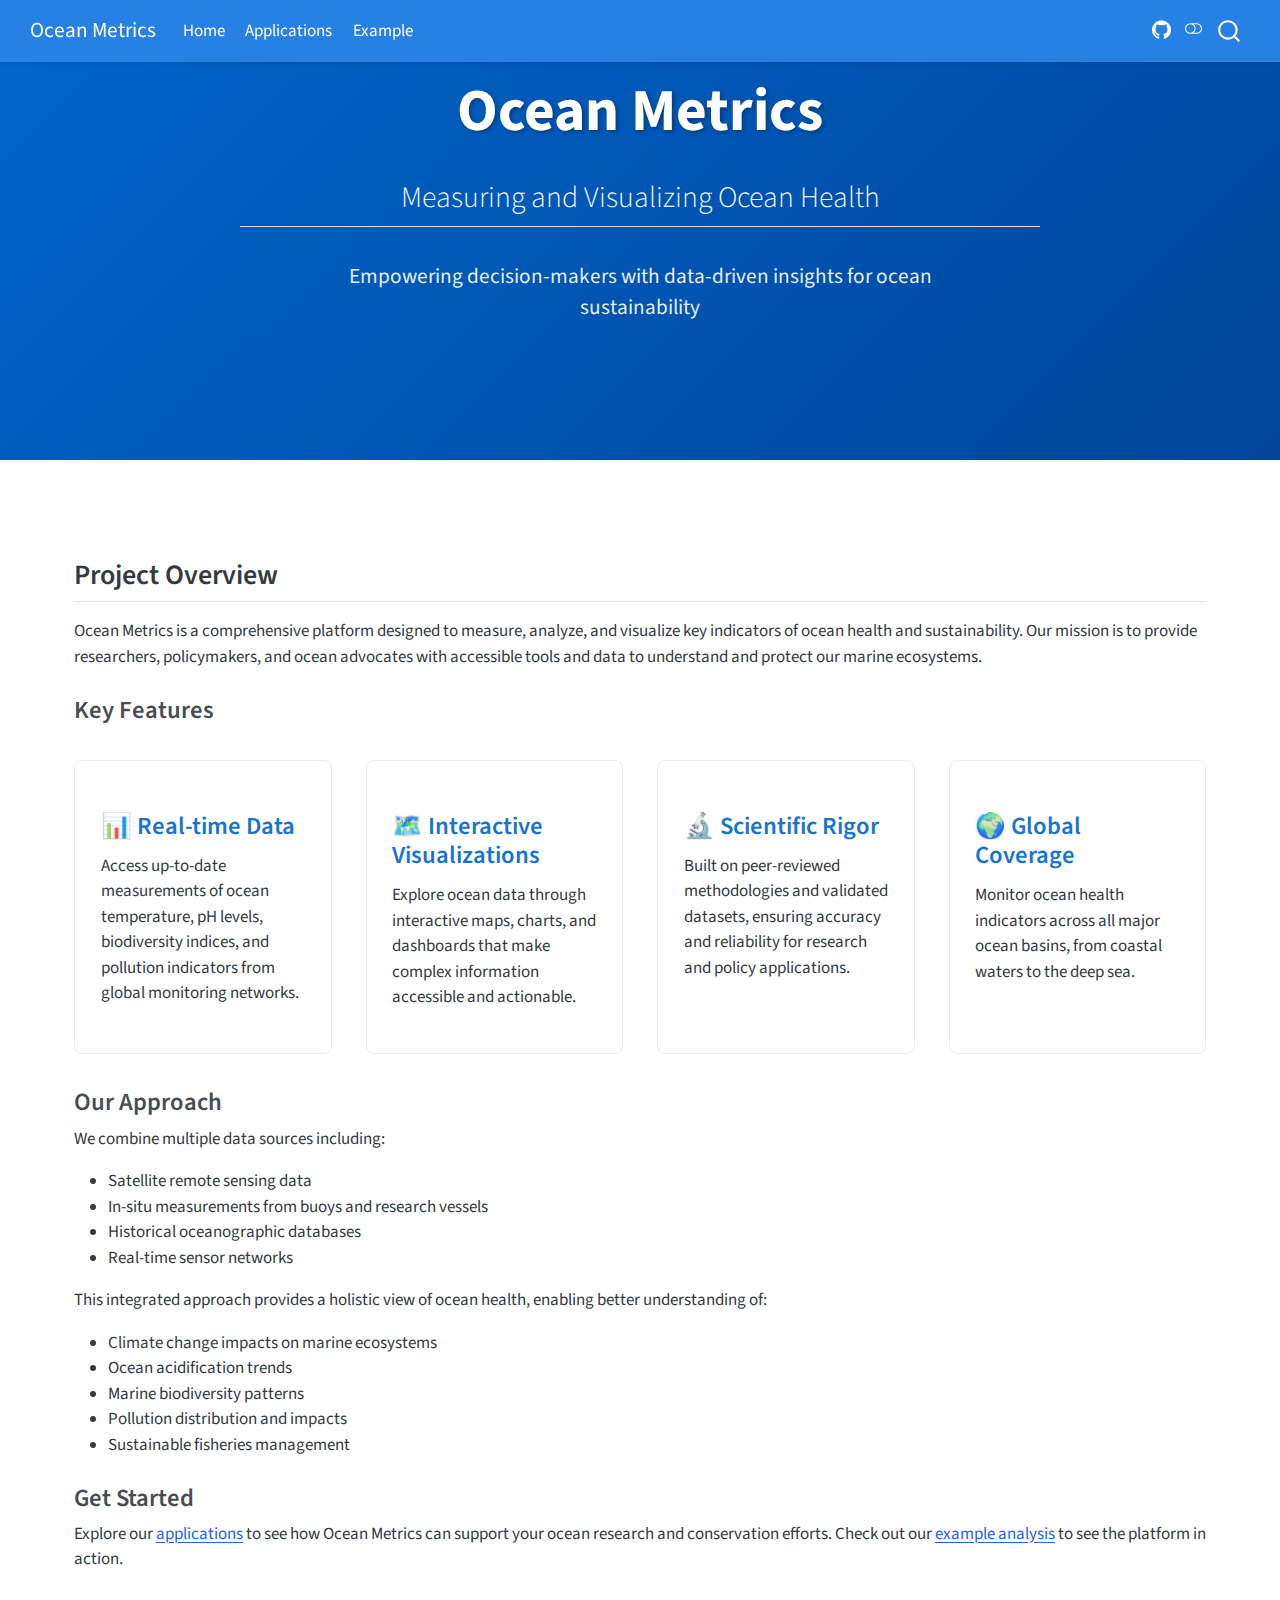
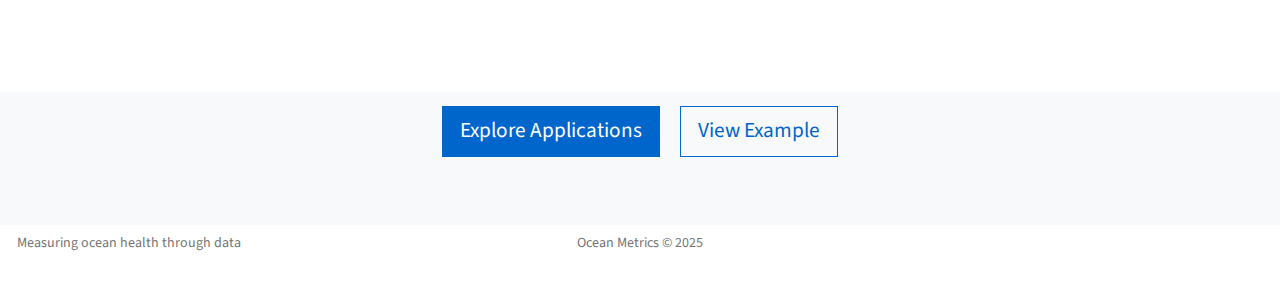
<file: index.html>
<!DOCTYPE html>
<html xmlns="http://www.w3.org/1999/xhtml" lang="en" xml:lang="en"><head>

<meta charset="utf-8">
<meta name="generator" content="quarto-1.7.31">

<meta name="viewport" content="width=device-width, initial-scale=1.0, user-scalable=yes">


<title>Ocean Metrics</title>
<style>
code{white-space: pre-wrap;}
span.smallcaps{font-variant: small-caps;}
div.columns{display: flex; gap: min(4vw, 1.5em);}
div.column{flex: auto; overflow-x: auto;}
div.hanging-indent{margin-left: 1.5em; text-indent: -1.5em;}
ul.task-list{list-style: none;}
ul.task-list li input[type="checkbox"] {
  width: 0.8em;
  margin: 0 0.8em 0.2em -1em; /* quarto-specific, see https://github.com/quarto-dev/quarto-cli/issues/4556 */ 
  vertical-align: middle;
}
</style>


<script src="site_libs/quarto-nav/quarto-nav.js"></script>
<script src="site_libs/quarto-nav/headroom.min.js"></script>
<script src="site_libs/clipboard/clipboard.min.js"></script>
<script src="site_libs/quarto-search/autocomplete.umd.js"></script>
<script src="site_libs/quarto-search/fuse.min.js"></script>
<script src="site_libs/quarto-search/quarto-search.js"></script>
<meta name="quarto:offset" content="./">
<link href="./favicon.svg" rel="icon" type="image/svg+xml">
<script src="site_libs/quarto-html/quarto.js" type="module"></script>
<script src="site_libs/quarto-html/tabsets/tabsets.js" type="module"></script>
<script src="site_libs/quarto-html/popper.min.js"></script>
<script src="site_libs/quarto-html/tippy.umd.min.js"></script>
<script src="site_libs/quarto-html/anchor.min.js"></script>
<link href="site_libs/quarto-html/tippy.css" rel="stylesheet">
<link href="site_libs/quarto-html/quarto-syntax-highlighting-e1a5c8363afafaef2c763b6775fbf3ca.css" rel="stylesheet" class="quarto-color-scheme" id="quarto-text-highlighting-styles">
<link href="site_libs/quarto-html/quarto-syntax-highlighting-dark-8ef56b68f8fa1e9d2ba328e99e439f80.css" rel="stylesheet" class="quarto-color-scheme quarto-color-alternate" id="quarto-text-highlighting-styles">
<link href="site_libs/quarto-html/quarto-syntax-highlighting-e1a5c8363afafaef2c763b6775fbf3ca.css" rel="stylesheet" class="quarto-color-scheme-extra" id="quarto-text-highlighting-styles">
<script src="site_libs/bootstrap/bootstrap.min.js"></script>
<link href="site_libs/bootstrap/bootstrap-icons.css" rel="stylesheet">
<link href="site_libs/bootstrap/bootstrap-9344fb9851b4da3cab95007ef9d770dc.min.css" rel="stylesheet" append-hash="true" class="quarto-color-scheme" id="quarto-bootstrap" data-mode="light">
<link href="site_libs/bootstrap/bootstrap-dark-42594c4ebb0dca2d8655b0d44d04bcde.min.css" rel="stylesheet" append-hash="true" class="quarto-color-scheme quarto-color-alternate" id="quarto-bootstrap" data-mode="dark">
<link href="site_libs/bootstrap/bootstrap-9344fb9851b4da3cab95007ef9d770dc.min.css" rel="stylesheet" append-hash="true" class="quarto-color-scheme-extra" id="quarto-bootstrap" data-mode="light">
<script id="quarto-search-options" type="application/json">{
  "location": "navbar",
  "copy-button": false,
  "collapse-after": 3,
  "panel-placement": "end",
  "type": "overlay",
  "limit": 50,
  "keyboard-shortcut": [
    "f",
    "/",
    "s"
  ],
  "show-item-context": false,
  "language": {
    "search-no-results-text": "No results",
    "search-matching-documents-text": "matching documents",
    "search-copy-link-title": "Copy link to search",
    "search-hide-matches-text": "Hide additional matches",
    "search-more-match-text": "more match in this document",
    "search-more-matches-text": "more matches in this document",
    "search-clear-button-title": "Clear",
    "search-text-placeholder": "",
    "search-detached-cancel-button-title": "Cancel",
    "search-submit-button-title": "Submit",
    "search-label": "Search"
  }
}</script>


<link rel="stylesheet" href="styles.css">
<link rel="stylesheet" href="index.css">
</head>

<body class="nav-fixed fullcontent quarto-light"><script id="quarto-html-before-body" type="application/javascript">
    const toggleBodyColorMode = (bsSheetEl) => {
      const mode = bsSheetEl.getAttribute("data-mode");
      const bodyEl = window.document.querySelector("body");
      if (mode === "dark") {
        bodyEl.classList.add("quarto-dark");
        bodyEl.classList.remove("quarto-light");
      } else {
        bodyEl.classList.add("quarto-light");
        bodyEl.classList.remove("quarto-dark");
      }
    }
    const toggleBodyColorPrimary = () => {
      const bsSheetEl = window.document.querySelector("link#quarto-bootstrap:not([rel=disabled-stylesheet])");
      if (bsSheetEl) {
        toggleBodyColorMode(bsSheetEl);
      }
    }
    const setColorSchemeToggle = (alternate) => {
      const toggles = window.document.querySelectorAll('.quarto-color-scheme-toggle');
      for (let i=0; i < toggles.length; i++) {
        const toggle = toggles[i];
        if (toggle) {
          if (alternate) {
            toggle.classList.add("alternate");
          } else {
            toggle.classList.remove("alternate");
          }
        }
      }
    };
    const toggleColorMode = (alternate) => {
      // Switch the stylesheets
      const primaryStylesheets = window.document.querySelectorAll('link.quarto-color-scheme:not(.quarto-color-alternate)');
      const alternateStylesheets = window.document.querySelectorAll('link.quarto-color-scheme.quarto-color-alternate');
      manageTransitions('#quarto-margin-sidebar .nav-link', false);
      if (alternate) {
        // note: dark is layered on light, we don't disable primary!
        enableStylesheet(alternateStylesheets);
        for (const sheetNode of alternateStylesheets) {
          if (sheetNode.id === "quarto-bootstrap") {
            toggleBodyColorMode(sheetNode);
          }
        }
      } else {
        disableStylesheet(alternateStylesheets);
        enableStylesheet(primaryStylesheets)
        toggleBodyColorPrimary();
      }
      manageTransitions('#quarto-margin-sidebar .nav-link', true);
      // Switch the toggles
      setColorSchemeToggle(alternate)
      // Hack to workaround the fact that safari doesn't
      // properly recolor the scrollbar when toggling (#1455)
      if (navigator.userAgent.indexOf('Safari') > 0 && navigator.userAgent.indexOf('Chrome') == -1) {
        manageTransitions("body", false);
        window.scrollTo(0, 1);
        setTimeout(() => {
          window.scrollTo(0, 0);
          manageTransitions("body", true);
        }, 40);
      }
    }
    const disableStylesheet = (stylesheets) => {
      for (let i=0; i < stylesheets.length; i++) {
        const stylesheet = stylesheets[i];
        stylesheet.rel = 'disabled-stylesheet';
      }
    }
    const enableStylesheet = (stylesheets) => {
      for (let i=0; i < stylesheets.length; i++) {
        const stylesheet = stylesheets[i];
        if(stylesheet.rel !== 'stylesheet') { // for Chrome, which will still FOUC without this check
          stylesheet.rel = 'stylesheet';
        }
      }
    }
    const manageTransitions = (selector, allowTransitions) => {
      const els = window.document.querySelectorAll(selector);
      for (let i=0; i < els.length; i++) {
        const el = els[i];
        if (allowTransitions) {
          el.classList.remove('notransition');
        } else {
          el.classList.add('notransition');
        }
      }
    }
    const isFileUrl = () => {
      return window.location.protocol === 'file:';
    }
    const hasAlternateSentinel = () => {
      let styleSentinel = getColorSchemeSentinel();
      if (styleSentinel !== null) {
        return styleSentinel === "alternate";
      } else {
        return false;
      }
    }
    const setStyleSentinel = (alternate) => {
      const value = alternate ? "alternate" : "default";
      if (!isFileUrl()) {
        window.localStorage.setItem("quarto-color-scheme", value);
      } else {
        localAlternateSentinel = value;
      }
    }
    const getColorSchemeSentinel = () => {
      if (!isFileUrl()) {
        const storageValue = window.localStorage.getItem("quarto-color-scheme");
        return storageValue != null ? storageValue : localAlternateSentinel;
      } else {
        return localAlternateSentinel;
      }
    }
    const toggleGiscusIfUsed = (isAlternate, darkModeDefault) => {
      const baseTheme = document.querySelector('#giscus-base-theme')?.value ?? 'light';
      const alternateTheme = document.querySelector('#giscus-alt-theme')?.value ?? 'dark';
      let newTheme = '';
      if(authorPrefersDark) {
        newTheme = isAlternate ? baseTheme : alternateTheme;
      } else {
        newTheme = isAlternate ? alternateTheme : baseTheme;
      }
      const changeGiscusTheme = () => {
        // From: https://github.com/giscus/giscus/issues/336
        const sendMessage = (message) => {
          const iframe = document.querySelector('iframe.giscus-frame');
          if (!iframe) return;
          iframe.contentWindow.postMessage({ giscus: message }, 'https://giscus.app');
        }
        sendMessage({
          setConfig: {
            theme: newTheme
          }
        });
      }
      const isGiscussLoaded = window.document.querySelector('iframe.giscus-frame') !== null;
      if (isGiscussLoaded) {
        changeGiscusTheme();
      }
    };
    const authorPrefersDark = false;
    const darkModeDefault = authorPrefersDark;
      document.querySelector('link#quarto-text-highlighting-styles.quarto-color-scheme-extra').rel = 'disabled-stylesheet';
      document.querySelector('link#quarto-bootstrap.quarto-color-scheme-extra').rel = 'disabled-stylesheet';
    let localAlternateSentinel = darkModeDefault ? 'alternate' : 'default';
    // Dark / light mode switch
    window.quartoToggleColorScheme = () => {
      // Read the current dark / light value
      let toAlternate = !hasAlternateSentinel();
      toggleColorMode(toAlternate);
      setStyleSentinel(toAlternate);
      toggleGiscusIfUsed(toAlternate, darkModeDefault);
      window.dispatchEvent(new Event('resize'));
    };
    // Switch to dark mode if need be
    if (hasAlternateSentinel()) {
      toggleColorMode(true);
    } else {
      toggleColorMode(false);
    }
  </script>

<div id="quarto-search-results"></div>
  <header id="quarto-header" class="headroom fixed-top">
    <nav class="navbar navbar-expand-lg " data-bs-theme="dark">
      <div class="navbar-container container-fluid">
      <div class="navbar-brand-container mx-auto">
    <a class="navbar-brand" href="./index.html">
    <span class="navbar-title">Ocean Metrics</span>
    </a>
  </div>
            <div id="quarto-search" class="" title="Search"></div>
          <button class="navbar-toggler" type="button" data-bs-toggle="collapse" data-bs-target="#navbarCollapse" aria-controls="navbarCollapse" role="menu" aria-expanded="false" aria-label="Toggle navigation" onclick="if (window.quartoToggleHeadroom) { window.quartoToggleHeadroom(); }">
  <span class="navbar-toggler-icon"></span>
</button>
          <div class="collapse navbar-collapse" id="navbarCollapse">
            <ul class="navbar-nav navbar-nav-scroll me-auto">
  <li class="nav-item">
    <a class="nav-link active" href="./index.html" aria-current="page"> 
<span class="menu-text">Home</span></a>
  </li>  
  <li class="nav-item">
    <a class="nav-link" href="./applications.html"> 
<span class="menu-text">Applications</span></a>
  </li>  
  <li class="nav-item">
    <a class="nav-link" href="./examples/ocean-temperature.html"> 
<span class="menu-text">Example</span></a>
  </li>  
</ul>
            <ul class="navbar-nav navbar-nav-scroll ms-auto">
  <li class="nav-item compact">
    <a class="nav-link" href="https://github.com/oceanmetrics"> <i class="bi bi-github" role="img" aria-label="GitHub">
</i> 
<span class="menu-text"></span></a>
  </li>  
</ul>
          </div> <!-- /navcollapse -->
            <div class="quarto-navbar-tools">
  <a href="" class="quarto-color-scheme-toggle quarto-navigation-tool  px-1" onclick="window.quartoToggleColorScheme(); return false;" title="Toggle dark mode"><i class="bi"></i></a>
</div>
      </div> <!-- /container-fluid -->
    </nav>
</header>
<!-- content -->
<div id="quarto-content" class="quarto-container page-layout-custom page-navbar">
<!-- sidebar -->
<!-- margin-sidebar -->
<!-- main -->





<div class="hero-banner">
<section id="ocean-metrics" class="hero-content">
<h1>Ocean Metrics</h1>
<h2 id="measuring-and-visualizing-ocean-health">Measuring and Visualizing Ocean Health</h2>
<p>Empowering decision-makers with data-driven insights for ocean sustainability</p>
</section>
</div>
<section id="project-overview" class="content-section">
<h2>Project Overview</h2>
<p>Ocean Metrics is a comprehensive platform designed to measure, analyze, and visualize key indicators of ocean health and sustainability. Our mission is to provide researchers, policymakers, and ocean advocates with accessible tools and data to understand and protect our marine ecosystems.</p>
<h3 id="key-features">Key Features</h3>
<div class="features-grid">
<section id="real-time-data" class="feature-card">
<h3>📊 Real-time Data</h3>
<p>Access up-to-date measurements of ocean temperature, pH levels, biodiversity indices, and pollution indicators from global monitoring networks.</p>
</section>
<section id="interactive-visualizations" class="feature-card">
<h3>🗺️ Interactive Visualizations</h3>
<p>Explore ocean data through interactive maps, charts, and dashboards that make complex information accessible and actionable.</p>
</section>
<section id="scientific-rigor" class="feature-card">
<h3>🔬 Scientific Rigor</h3>
<p>Built on peer-reviewed methodologies and validated datasets, ensuring accuracy and reliability for research and policy applications.</p>
</section>
<section id="global-coverage" class="feature-card">
<h3>🌍 Global Coverage</h3>
<p>Monitor ocean health indicators across all major ocean basins, from coastal waters to the deep sea.</p>
</section>
</div>
<h3 id="our-approach">Our Approach</h3>
<p>We combine multiple data sources including:</p>
<ul>
<li>Satellite remote sensing data</li>
<li>In-situ measurements from buoys and research vessels</li>
<li>Historical oceanographic databases</li>
<li>Real-time sensor networks</li>
</ul>
<p>This integrated approach provides a holistic view of ocean health, enabling better understanding of:</p>
<ul>
<li>Climate change impacts on marine ecosystems</li>
<li>Ocean acidification trends</li>
<li>Marine biodiversity patterns</li>
<li>Pollution distribution and impacts</li>
<li>Sustainable fisheries management</li>
</ul>
<h3 id="get-started">Get Started</h3>
<p>Explore our <a href="./applications.html">applications</a> to see how Ocean Metrics can support your ocean research and conservation efforts. Check out our <a href="./examples/ocean-temperature.html">example analysis</a> to see the platform in action.</p>
</section>
<div class="cta-section">
<p><a href="./applications.html" class="btn btn-primary btn-lg">Explore Applications</a> <a href="./examples/ocean-temperature.html" class="btn btn-outline-primary btn-lg">View Example</a></p>
</div>




<script id="quarto-html-after-body" type="application/javascript">
  window.document.addEventListener("DOMContentLoaded", function (event) {
    // Ensure there is a toggle, if there isn't float one in the top right
    if (window.document.querySelector('.quarto-color-scheme-toggle') === null) {
      const a = window.document.createElement('a');
      a.classList.add('top-right');
      a.classList.add('quarto-color-scheme-toggle');
      a.href = "";
      a.onclick = function() { try { window.quartoToggleColorScheme(); } catch {} return false; };
      const i = window.document.createElement("i");
      i.classList.add('bi');
      a.appendChild(i);
      window.document.body.appendChild(a);
    }
    setColorSchemeToggle(hasAlternateSentinel())
    const icon = "";
    const anchorJS = new window.AnchorJS();
    anchorJS.options = {
      placement: 'right',
      icon: icon
    };
    anchorJS.add('.anchored');
    const isCodeAnnotation = (el) => {
      for (const clz of el.classList) {
        if (clz.startsWith('code-annotation-')) {                     
          return true;
        }
      }
      return false;
    }
    const onCopySuccess = function(e) {
      // button target
      const button = e.trigger;
      // don't keep focus
      button.blur();
      // flash "checked"
      button.classList.add('code-copy-button-checked');
      var currentTitle = button.getAttribute("title");
      button.setAttribute("title", "Copied!");
      let tooltip;
      if (window.bootstrap) {
        button.setAttribute("data-bs-toggle", "tooltip");
        button.setAttribute("data-bs-placement", "left");
        button.setAttribute("data-bs-title", "Copied!");
        tooltip = new bootstrap.Tooltip(button, 
          { trigger: "manual", 
            customClass: "code-copy-button-tooltip",
            offset: [0, -8]});
        tooltip.show();    
      }
      setTimeout(function() {
        if (tooltip) {
          tooltip.hide();
          button.removeAttribute("data-bs-title");
          button.removeAttribute("data-bs-toggle");
          button.removeAttribute("data-bs-placement");
        }
        button.setAttribute("title", currentTitle);
        button.classList.remove('code-copy-button-checked');
      }, 1000);
      // clear code selection
      e.clearSelection();
    }
    const getTextToCopy = function(trigger) {
        const codeEl = trigger.previousElementSibling.cloneNode(true);
        for (const childEl of codeEl.children) {
          if (isCodeAnnotation(childEl)) {
            childEl.remove();
          }
        }
        return codeEl.innerText;
    }
    const clipboard = new window.ClipboardJS('.code-copy-button:not([data-in-quarto-modal])', {
      text: getTextToCopy
    });
    clipboard.on('success', onCopySuccess);
    if (window.document.getElementById('quarto-embedded-source-code-modal')) {
      const clipboardModal = new window.ClipboardJS('.code-copy-button[data-in-quarto-modal]', {
        text: getTextToCopy,
        container: window.document.getElementById('quarto-embedded-source-code-modal')
      });
      clipboardModal.on('success', onCopySuccess);
    }
      var localhostRegex = new RegExp(/^(?:http|https):\/\/localhost\:?[0-9]*\//);
      var mailtoRegex = new RegExp(/^mailto:/);
        var filterRegex = new RegExp("https:\/\/oceanmetrics\.github\.io\/");
      var isInternal = (href) => {
          return filterRegex.test(href) || localhostRegex.test(href) || mailtoRegex.test(href);
      }
      // Inspect non-navigation links and adorn them if external
     var links = window.document.querySelectorAll('a[href]:not(.nav-link):not(.navbar-brand):not(.toc-action):not(.sidebar-link):not(.sidebar-item-toggle):not(.pagination-link):not(.no-external):not([aria-hidden]):not(.dropdown-item):not(.quarto-navigation-tool):not(.about-link)');
      for (var i=0; i<links.length; i++) {
        const link = links[i];
        if (!isInternal(link.href)) {
          // undo the damage that might have been done by quarto-nav.js in the case of
          // links that we want to consider external
          if (link.dataset.originalHref !== undefined) {
            link.href = link.dataset.originalHref;
          }
        }
      }
    function tippyHover(el, contentFn, onTriggerFn, onUntriggerFn) {
      const config = {
        allowHTML: true,
        maxWidth: 500,
        delay: 100,
        arrow: false,
        appendTo: function(el) {
            return el.parentElement;
        },
        interactive: true,
        interactiveBorder: 10,
        theme: 'quarto',
        placement: 'bottom-start',
      };
      if (contentFn) {
        config.content = contentFn;
      }
      if (onTriggerFn) {
        config.onTrigger = onTriggerFn;
      }
      if (onUntriggerFn) {
        config.onUntrigger = onUntriggerFn;
      }
      window.tippy(el, config); 
    }
    const noterefs = window.document.querySelectorAll('a[role="doc-noteref"]');
    for (var i=0; i<noterefs.length; i++) {
      const ref = noterefs[i];
      tippyHover(ref, function() {
        // use id or data attribute instead here
        let href = ref.getAttribute('data-footnote-href') || ref.getAttribute('href');
        try { href = new URL(href).hash; } catch {}
        const id = href.replace(/^#\/?/, "");
        const note = window.document.getElementById(id);
        if (note) {
          return note.innerHTML;
        } else {
          return "";
        }
      });
    }
    const xrefs = window.document.querySelectorAll('a.quarto-xref');
    const processXRef = (id, note) => {
      // Strip column container classes
      const stripColumnClz = (el) => {
        el.classList.remove("page-full", "page-columns");
        if (el.children) {
          for (const child of el.children) {
            stripColumnClz(child);
          }
        }
      }
      stripColumnClz(note)
      if (id === null || id.startsWith('sec-')) {
        // Special case sections, only their first couple elements
        const container = document.createElement("div");
        if (note.children && note.children.length > 2) {
          container.appendChild(note.children[0].cloneNode(true));
          for (let i = 1; i < note.children.length; i++) {
            const child = note.children[i];
            if (child.tagName === "P" && child.innerText === "") {
              continue;
            } else {
              container.appendChild(child.cloneNode(true));
              break;
            }
          }
          if (window.Quarto?.typesetMath) {
            window.Quarto.typesetMath(container);
          }
          return container.innerHTML
        } else {
          if (window.Quarto?.typesetMath) {
            window.Quarto.typesetMath(note);
          }
          return note.innerHTML;
        }
      } else {
        // Remove any anchor links if they are present
        const anchorLink = note.querySelector('a.anchorjs-link');
        if (anchorLink) {
          anchorLink.remove();
        }
        if (window.Quarto?.typesetMath) {
          window.Quarto.typesetMath(note);
        }
        if (note.classList.contains("callout")) {
          return note.outerHTML;
        } else {
          return note.innerHTML;
        }
      }
    }
    for (var i=0; i<xrefs.length; i++) {
      const xref = xrefs[i];
      tippyHover(xref, undefined, function(instance) {
        instance.disable();
        let url = xref.getAttribute('href');
        let hash = undefined; 
        if (url.startsWith('#')) {
          hash = url;
        } else {
          try { hash = new URL(url).hash; } catch {}
        }
        if (hash) {
          const id = hash.replace(/^#\/?/, "");
          const note = window.document.getElementById(id);
          if (note !== null) {
            try {
              const html = processXRef(id, note.cloneNode(true));
              instance.setContent(html);
            } finally {
              instance.enable();
              instance.show();
            }
          } else {
            // See if we can fetch this
            fetch(url.split('#')[0])
            .then(res => res.text())
            .then(html => {
              const parser = new DOMParser();
              const htmlDoc = parser.parseFromString(html, "text/html");
              const note = htmlDoc.getElementById(id);
              if (note !== null) {
                const html = processXRef(id, note);
                instance.setContent(html);
              } 
            }).finally(() => {
              instance.enable();
              instance.show();
            });
          }
        } else {
          // See if we can fetch a full url (with no hash to target)
          // This is a special case and we should probably do some content thinning / targeting
          fetch(url)
          .then(res => res.text())
          .then(html => {
            const parser = new DOMParser();
            const htmlDoc = parser.parseFromString(html, "text/html");
            const note = htmlDoc.querySelector('main.content');
            if (note !== null) {
              // This should only happen for chapter cross references
              // (since there is no id in the URL)
              // remove the first header
              if (note.children.length > 0 && note.children[0].tagName === "HEADER") {
                note.children[0].remove();
              }
              const html = processXRef(null, note);
              instance.setContent(html);
            } 
          }).finally(() => {
            instance.enable();
            instance.show();
          });
        }
      }, function(instance) {
      });
    }
        let selectedAnnoteEl;
        const selectorForAnnotation = ( cell, annotation) => {
          let cellAttr = 'data-code-cell="' + cell + '"';
          let lineAttr = 'data-code-annotation="' +  annotation + '"';
          const selector = 'span[' + cellAttr + '][' + lineAttr + ']';
          return selector;
        }
        const selectCodeLines = (annoteEl) => {
          const doc = window.document;
          const targetCell = annoteEl.getAttribute("data-target-cell");
          const targetAnnotation = annoteEl.getAttribute("data-target-annotation");
          const annoteSpan = window.document.querySelector(selectorForAnnotation(targetCell, targetAnnotation));
          const lines = annoteSpan.getAttribute("data-code-lines").split(",");
          const lineIds = lines.map((line) => {
            return targetCell + "-" + line;
          })
          let top = null;
          let height = null;
          let parent = null;
          if (lineIds.length > 0) {
              //compute the position of the single el (top and bottom and make a div)
              const el = window.document.getElementById(lineIds[0]);
              top = el.offsetTop;
              height = el.offsetHeight;
              parent = el.parentElement.parentElement;
            if (lineIds.length > 1) {
              const lastEl = window.document.getElementById(lineIds[lineIds.length - 1]);
              const bottom = lastEl.offsetTop + lastEl.offsetHeight;
              height = bottom - top;
            }
            if (top !== null && height !== null && parent !== null) {
              // cook up a div (if necessary) and position it 
              let div = window.document.getElementById("code-annotation-line-highlight");
              if (div === null) {
                div = window.document.createElement("div");
                div.setAttribute("id", "code-annotation-line-highlight");
                div.style.position = 'absolute';
                parent.appendChild(div);
              }
              div.style.top = top - 2 + "px";
              div.style.height = height + 4 + "px";
              div.style.left = 0;
              let gutterDiv = window.document.getElementById("code-annotation-line-highlight-gutter");
              if (gutterDiv === null) {
                gutterDiv = window.document.createElement("div");
                gutterDiv.setAttribute("id", "code-annotation-line-highlight-gutter");
                gutterDiv.style.position = 'absolute';
                const codeCell = window.document.getElementById(targetCell);
                const gutter = codeCell.querySelector('.code-annotation-gutter');
                gutter.appendChild(gutterDiv);
              }
              gutterDiv.style.top = top - 2 + "px";
              gutterDiv.style.height = height + 4 + "px";
            }
            selectedAnnoteEl = annoteEl;
          }
        };
        const unselectCodeLines = () => {
          const elementsIds = ["code-annotation-line-highlight", "code-annotation-line-highlight-gutter"];
          elementsIds.forEach((elId) => {
            const div = window.document.getElementById(elId);
            if (div) {
              div.remove();
            }
          });
          selectedAnnoteEl = undefined;
        };
          // Handle positioning of the toggle
      window.addEventListener(
        "resize",
        throttle(() => {
          elRect = undefined;
          if (selectedAnnoteEl) {
            selectCodeLines(selectedAnnoteEl);
          }
        }, 10)
      );
      function throttle(fn, ms) {
      let throttle = false;
      let timer;
        return (...args) => {
          if(!throttle) { // first call gets through
              fn.apply(this, args);
              throttle = true;
          } else { // all the others get throttled
              if(timer) clearTimeout(timer); // cancel #2
              timer = setTimeout(() => {
                fn.apply(this, args);
                timer = throttle = false;
              }, ms);
          }
        };
      }
        // Attach click handler to the DT
        const annoteDls = window.document.querySelectorAll('dt[data-target-cell]');
        for (const annoteDlNode of annoteDls) {
          annoteDlNode.addEventListener('click', (event) => {
            const clickedEl = event.target;
            if (clickedEl !== selectedAnnoteEl) {
              unselectCodeLines();
              const activeEl = window.document.querySelector('dt[data-target-cell].code-annotation-active');
              if (activeEl) {
                activeEl.classList.remove('code-annotation-active');
              }
              selectCodeLines(clickedEl);
              clickedEl.classList.add('code-annotation-active');
            } else {
              // Unselect the line
              unselectCodeLines();
              clickedEl.classList.remove('code-annotation-active');
            }
          });
        }
    const findCites = (el) => {
      const parentEl = el.parentElement;
      if (parentEl) {
        const cites = parentEl.dataset.cites;
        if (cites) {
          return {
            el,
            cites: cites.split(' ')
          };
        } else {
          return findCites(el.parentElement)
        }
      } else {
        return undefined;
      }
    };
    var bibliorefs = window.document.querySelectorAll('a[role="doc-biblioref"]');
    for (var i=0; i<bibliorefs.length; i++) {
      const ref = bibliorefs[i];
      const citeInfo = findCites(ref);
      if (citeInfo) {
        tippyHover(citeInfo.el, function() {
          var popup = window.document.createElement('div');
          citeInfo.cites.forEach(function(cite) {
            var citeDiv = window.document.createElement('div');
            citeDiv.classList.add('hanging-indent');
            citeDiv.classList.add('csl-entry');
            var biblioDiv = window.document.getElementById('ref-' + cite);
            if (biblioDiv) {
              citeDiv.innerHTML = biblioDiv.innerHTML;
            }
            popup.appendChild(citeDiv);
          });
          return popup.innerHTML;
        });
      }
    }
  });
  </script>
</div> <!-- /content -->
<footer class="footer">
  <div class="nav-footer">
    <div class="nav-footer-left">
<p>Measuring ocean health through data</p>
</div>   
    <div class="nav-footer-center">
<p>Ocean Metrics © 2025</p>
</div>
    <div class="nav-footer-right">
      &nbsp;
    </div>
  </div>
</footer>




</body></html>
</file>
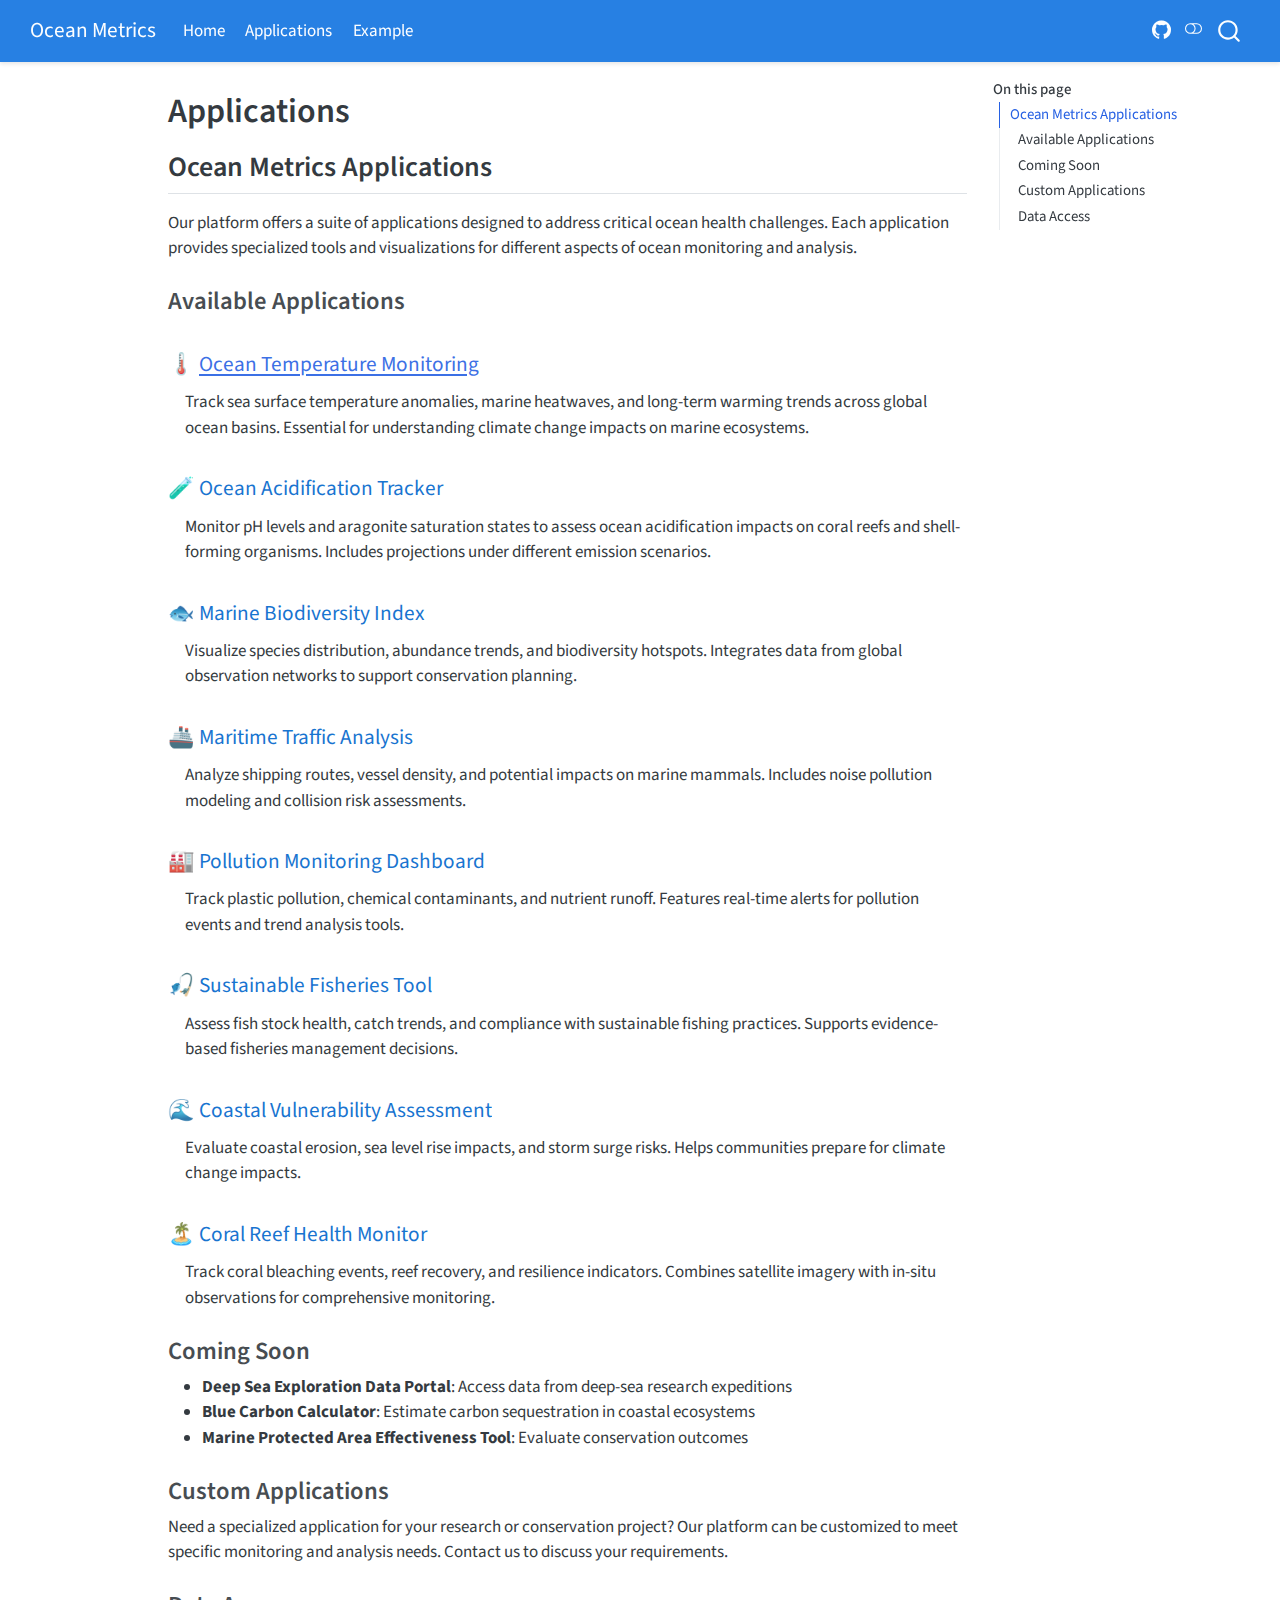
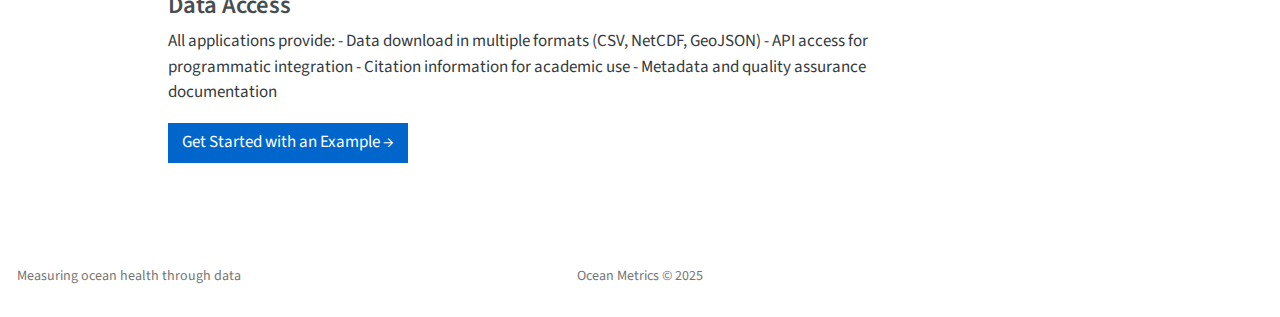
<file: applications.html>
<!DOCTYPE html>
<html xmlns="http://www.w3.org/1999/xhtml" lang="en" xml:lang="en"><head>

<meta charset="utf-8">
<meta name="generator" content="quarto-1.6.42">

<meta name="viewport" content="width=device-width, initial-scale=1.0, user-scalable=yes">


<title>Applications – Ocean Metrics</title>
<style>
code{white-space: pre-wrap;}
span.smallcaps{font-variant: small-caps;}
div.columns{display: flex; gap: min(4vw, 1.5em);}
div.column{flex: auto; overflow-x: auto;}
div.hanging-indent{margin-left: 1.5em; text-indent: -1.5em;}
ul.task-list{list-style: none;}
ul.task-list li input[type="checkbox"] {
  width: 0.8em;
  margin: 0 0.8em 0.2em -1em; /* quarto-specific, see https://github.com/quarto-dev/quarto-cli/issues/4556 */ 
  vertical-align: middle;
}
</style>


<script src="site_libs/quarto-nav/quarto-nav.js"></script>
<script src="site_libs/quarto-nav/headroom.min.js"></script>
<script src="site_libs/clipboard/clipboard.min.js"></script>
<script src="site_libs/quarto-search/autocomplete.umd.js"></script>
<script src="site_libs/quarto-search/fuse.min.js"></script>
<script src="site_libs/quarto-search/quarto-search.js"></script>
<meta name="quarto:offset" content="./">
<link href="./favicon.svg" rel="icon" type="image/svg+xml">
<script src="site_libs/quarto-html/quarto.js"></script>
<script src="site_libs/quarto-html/popper.min.js"></script>
<script src="site_libs/quarto-html/tippy.umd.min.js"></script>
<script src="site_libs/quarto-html/anchor.min.js"></script>
<link href="site_libs/quarto-html/tippy.css" rel="stylesheet">
<link href="site_libs/quarto-html/quarto-syntax-highlighting-2f5df379a58b258e96c21c0638c20c03.css" rel="stylesheet" class="quarto-color-scheme" id="quarto-text-highlighting-styles">
<link href="site_libs/quarto-html/quarto-syntax-highlighting-dark-b53751a350365c71b6c909e95f209ed1.css" rel="prefetch" class="quarto-color-scheme quarto-color-alternate" id="quarto-text-highlighting-styles">
<script src="site_libs/bootstrap/bootstrap.min.js"></script>
<link href="site_libs/bootstrap/bootstrap-icons.css" rel="stylesheet">
<link href="site_libs/bootstrap/bootstrap-6685f57f7611d95a701d58b4cc6878c0.min.css" rel="stylesheet" append-hash="true" class="quarto-color-scheme" id="quarto-bootstrap" data-mode="light">
<link href="site_libs/bootstrap/bootstrap-dark-0e05691e2ff37a1b39a94f93f8ea530a.min.css" rel="prefetch" append-hash="true" class="quarto-color-scheme quarto-color-alternate" id="quarto-bootstrap" data-mode="dark">
<script id="quarto-search-options" type="application/json">{
  "location": "navbar",
  "copy-button": false,
  "collapse-after": 3,
  "panel-placement": "end",
  "type": "overlay",
  "limit": 50,
  "keyboard-shortcut": [
    "f",
    "/",
    "s"
  ],
  "show-item-context": false,
  "language": {
    "search-no-results-text": "No results",
    "search-matching-documents-text": "matching documents",
    "search-copy-link-title": "Copy link to search",
    "search-hide-matches-text": "Hide additional matches",
    "search-more-match-text": "more match in this document",
    "search-more-matches-text": "more matches in this document",
    "search-clear-button-title": "Clear",
    "search-text-placeholder": "",
    "search-detached-cancel-button-title": "Cancel",
    "search-submit-button-title": "Submit",
    "search-label": "Search"
  }
}</script>


<link rel="stylesheet" href="styles.css">
</head>

<body class="nav-fixed">

<div id="quarto-search-results"></div>
  <header id="quarto-header" class="headroom fixed-top">
    <nav class="navbar navbar-expand-lg " data-bs-theme="dark">
      <div class="navbar-container container-fluid">
      <div class="navbar-brand-container mx-auto">
    <a class="navbar-brand" href="./index.html">
    <span class="navbar-title">Ocean Metrics</span>
    </a>
  </div>
            <div id="quarto-search" class="" title="Search"></div>
          <button class="navbar-toggler" type="button" data-bs-toggle="collapse" data-bs-target="#navbarCollapse" aria-controls="navbarCollapse" role="menu" aria-expanded="false" aria-label="Toggle navigation" onclick="if (window.quartoToggleHeadroom) { window.quartoToggleHeadroom(); }">
  <span class="navbar-toggler-icon"></span>
</button>
          <div class="collapse navbar-collapse" id="navbarCollapse">
            <ul class="navbar-nav navbar-nav-scroll me-auto">
  <li class="nav-item">
    <a class="nav-link" href="./index.html"> 
<span class="menu-text">Home</span></a>
  </li>  
  <li class="nav-item">
    <a class="nav-link active" href="./applications.html" aria-current="page"> 
<span class="menu-text">Applications</span></a>
  </li>  
  <li class="nav-item">
    <a class="nav-link" href="./examples/ocean-temperature.html"> 
<span class="menu-text">Example</span></a>
  </li>  
</ul>
            <ul class="navbar-nav navbar-nav-scroll ms-auto">
  <li class="nav-item compact">
    <a class="nav-link" href="https://github.com/oceanmetrics"> <i class="bi bi-github" role="img" aria-label="GitHub">
</i> 
<span class="menu-text"></span></a>
  </li>  
</ul>
          </div> <!-- /navcollapse -->
            <div class="quarto-navbar-tools">
  <a href="" class="quarto-color-scheme-toggle quarto-navigation-tool  px-1" onclick="window.quartoToggleColorScheme(); return false;" title="Toggle dark mode"><i class="bi"></i></a>
</div>
      </div> <!-- /container-fluid -->
    </nav>
</header>
<!-- content -->
<div id="quarto-content" class="quarto-container page-columns page-rows-contents page-layout-article page-navbar">
<!-- sidebar -->
<!-- margin-sidebar -->
    <div id="quarto-margin-sidebar" class="sidebar margin-sidebar">
        <nav id="TOC" role="doc-toc" class="toc-active">
    <h2 id="toc-title">On this page</h2>
   
  <ul>
  <li><a href="#ocean-metrics-applications" id="toc-ocean-metrics-applications" class="nav-link active" data-scroll-target="#ocean-metrics-applications">Ocean Metrics Applications</a>
  <ul class="collapse">
  <li><a href="#available-applications" id="toc-available-applications" class="nav-link" data-scroll-target="#available-applications">Available Applications</a></li>
  <li><a href="#coming-soon" id="toc-coming-soon" class="nav-link" data-scroll-target="#coming-soon">Coming Soon</a></li>
  <li><a href="#custom-applications" id="toc-custom-applications" class="nav-link" data-scroll-target="#custom-applications">Custom Applications</a></li>
  <li><a href="#data-access" id="toc-data-access" class="nav-link" data-scroll-target="#data-access">Data Access</a></li>
  </ul></li>
  </ul>
</nav>
    </div>
<!-- main -->
<main class="content" id="quarto-document-content">

<header id="title-block-header" class="quarto-title-block default">
<div class="quarto-title">
<h1 class="title">Applications</h1>
</div>



<div class="quarto-title-meta">

    
  
    
  </div>
  


</header>


<section id="ocean-metrics-applications" class="level2">
<h2 class="anchored" data-anchor-id="ocean-metrics-applications">Ocean Metrics Applications</h2>
<p>Our platform offers a suite of applications designed to address critical ocean health challenges. Each application provides specialized tools and visualizations for different aspects of ocean monitoring and analysis.</p>
<section id="available-applications" class="level3">
<h3 class="anchored" data-anchor-id="available-applications">Available Applications</h3>
<div class="applications-grid">
<section id="ocean-temperature-monitoring" class="level4">
<h4 class="anchored" data-anchor-id="ocean-temperature-monitoring">🌡️ <a href="./examples/ocean-temperature.html">Ocean Temperature Monitoring</a></h4>
<p>Track sea surface temperature anomalies, marine heatwaves, and long-term warming trends across global ocean basins. Essential for understanding climate change impacts on marine ecosystems.</p>
</section>
<section id="ocean-acidification-tracker" class="level4">
<h4 class="anchored" data-anchor-id="ocean-acidification-tracker">🧪 Ocean Acidification Tracker</h4>
<p>Monitor pH levels and aragonite saturation states to assess ocean acidification impacts on coral reefs and shell-forming organisms. Includes projections under different emission scenarios.</p>
</section>
<section id="marine-biodiversity-index" class="level4">
<h4 class="anchored" data-anchor-id="marine-biodiversity-index">🐟 Marine Biodiversity Index</h4>
<p>Visualize species distribution, abundance trends, and biodiversity hotspots. Integrates data from global observation networks to support conservation planning.</p>
</section>
<section id="maritime-traffic-analysis" class="level4">
<h4 class="anchored" data-anchor-id="maritime-traffic-analysis">🚢 Maritime Traffic Analysis</h4>
<p>Analyze shipping routes, vessel density, and potential impacts on marine mammals. Includes noise pollution modeling and collision risk assessments.</p>
</section>
<section id="pollution-monitoring-dashboard" class="level4">
<h4 class="anchored" data-anchor-id="pollution-monitoring-dashboard">🏭 Pollution Monitoring Dashboard</h4>
<p>Track plastic pollution, chemical contaminants, and nutrient runoff. Features real-time alerts for pollution events and trend analysis tools.</p>
</section>
<section id="sustainable-fisheries-tool" class="level4">
<h4 class="anchored" data-anchor-id="sustainable-fisheries-tool">🎣 Sustainable Fisheries Tool</h4>
<p>Assess fish stock health, catch trends, and compliance with sustainable fishing practices. Supports evidence-based fisheries management decisions.</p>
</section>
<section id="coastal-vulnerability-assessment" class="level4">
<h4 class="anchored" data-anchor-id="coastal-vulnerability-assessment">🌊 Coastal Vulnerability Assessment</h4>
<p>Evaluate coastal erosion, sea level rise impacts, and storm surge risks. Helps communities prepare for climate change impacts.</p>
</section>
<section id="coral-reef-health-monitor" class="level4">
<h4 class="anchored" data-anchor-id="coral-reef-health-monitor">🏝️ Coral Reef Health Monitor</h4>
<p>Track coral bleaching events, reef recovery, and resilience indicators. Combines satellite imagery with in-situ observations for comprehensive monitoring.</p>
</section>
</div>
</section>
<section id="coming-soon" class="level3">
<h3 class="anchored" data-anchor-id="coming-soon">Coming Soon</h3>
<ul>
<li><strong>Deep Sea Exploration Data Portal</strong>: Access data from deep-sea research expeditions</li>
<li><strong>Blue Carbon Calculator</strong>: Estimate carbon sequestration in coastal ecosystems</li>
<li><strong>Marine Protected Area Effectiveness Tool</strong>: Evaluate conservation outcomes</li>
</ul>
</section>
<section id="custom-applications" class="level3">
<h3 class="anchored" data-anchor-id="custom-applications">Custom Applications</h3>
<p>Need a specialized application for your research or conservation project? Our platform can be customized to meet specific monitoring and analysis needs. Contact us to discuss your requirements.</p>
</section>
<section id="data-access" class="level3">
<h3 class="anchored" data-anchor-id="data-access">Data Access</h3>
<p>All applications provide: - Data download in multiple formats (CSV, NetCDF, GeoJSON) - API access for programmatic integration - Citation information for academic use - Metadata and quality assurance documentation</p>
<p><a href="./examples/ocean-temperature.html" class="btn btn-primary">Get Started with an Example →</a></p>


</section>
</section>

</main> <!-- /main -->
<script id="quarto-html-after-body" type="application/javascript">
window.document.addEventListener("DOMContentLoaded", function (event) {
  const toggleBodyColorMode = (bsSheetEl) => {
    const mode = bsSheetEl.getAttribute("data-mode");
    const bodyEl = window.document.querySelector("body");
    if (mode === "dark") {
      bodyEl.classList.add("quarto-dark");
      bodyEl.classList.remove("quarto-light");
    } else {
      bodyEl.classList.add("quarto-light");
      bodyEl.classList.remove("quarto-dark");
    }
  }
  const toggleBodyColorPrimary = () => {
    const bsSheetEl = window.document.querySelector("link#quarto-bootstrap");
    if (bsSheetEl) {
      toggleBodyColorMode(bsSheetEl);
    }
  }
  toggleBodyColorPrimary();  
  const disableStylesheet = (stylesheets) => {
    for (let i=0; i < stylesheets.length; i++) {
      const stylesheet = stylesheets[i];
      stylesheet.rel = 'prefetch';
    }
  }
  const enableStylesheet = (stylesheets) => {
    for (let i=0; i < stylesheets.length; i++) {
      const stylesheet = stylesheets[i];
      stylesheet.rel = 'stylesheet';
    }
  }
  const manageTransitions = (selector, allowTransitions) => {
    const els = window.document.querySelectorAll(selector);
    for (let i=0; i < els.length; i++) {
      const el = els[i];
      if (allowTransitions) {
        el.classList.remove('notransition');
      } else {
        el.classList.add('notransition');
      }
    }
  }
  const toggleGiscusIfUsed = (isAlternate, darkModeDefault) => {
    const baseTheme = document.querySelector('#giscus-base-theme')?.value ?? 'light';
    const alternateTheme = document.querySelector('#giscus-alt-theme')?.value ?? 'dark';
    let newTheme = '';
    if(darkModeDefault) {
      newTheme = isAlternate ? baseTheme : alternateTheme;
    } else {
      newTheme = isAlternate ? alternateTheme : baseTheme;
    }
    const changeGiscusTheme = () => {
      // From: https://github.com/giscus/giscus/issues/336
      const sendMessage = (message) => {
        const iframe = document.querySelector('iframe.giscus-frame');
        if (!iframe) return;
        iframe.contentWindow.postMessage({ giscus: message }, 'https://giscus.app');
      }
      sendMessage({
        setConfig: {
          theme: newTheme
        }
      });
    }
    const isGiscussLoaded = window.document.querySelector('iframe.giscus-frame') !== null;
    if (isGiscussLoaded) {
      changeGiscusTheme();
    }
  }
  const toggleColorMode = (alternate) => {
    // Switch the stylesheets
    const alternateStylesheets = window.document.querySelectorAll('link.quarto-color-scheme.quarto-color-alternate');
    manageTransitions('#quarto-margin-sidebar .nav-link', false);
    if (alternate) {
      enableStylesheet(alternateStylesheets);
      for (const sheetNode of alternateStylesheets) {
        if (sheetNode.id === "quarto-bootstrap") {
          toggleBodyColorMode(sheetNode);
        }
      }
    } else {
      disableStylesheet(alternateStylesheets);
      toggleBodyColorPrimary();
    }
    manageTransitions('#quarto-margin-sidebar .nav-link', true);
    // Switch the toggles
    const toggles = window.document.querySelectorAll('.quarto-color-scheme-toggle');
    for (let i=0; i < toggles.length; i++) {
      const toggle = toggles[i];
      if (toggle) {
        if (alternate) {
          toggle.classList.add("alternate");     
        } else {
          toggle.classList.remove("alternate");
        }
      }
    }
    // Hack to workaround the fact that safari doesn't
    // properly recolor the scrollbar when toggling (#1455)
    if (navigator.userAgent.indexOf('Safari') > 0 && navigator.userAgent.indexOf('Chrome') == -1) {
      manageTransitions("body", false);
      window.scrollTo(0, 1);
      setTimeout(() => {
        window.scrollTo(0, 0);
        manageTransitions("body", true);
      }, 40);  
    }
  }
  const isFileUrl = () => { 
    return window.location.protocol === 'file:';
  }
  const hasAlternateSentinel = () => {  
    let styleSentinel = getColorSchemeSentinel();
    if (styleSentinel !== null) {
      return styleSentinel === "alternate";
    } else {
      return false;
    }
  }
  const setStyleSentinel = (alternate) => {
    const value = alternate ? "alternate" : "default";
    if (!isFileUrl()) {
      window.localStorage.setItem("quarto-color-scheme", value);
    } else {
      localAlternateSentinel = value;
    }
  }
  const getColorSchemeSentinel = () => {
    if (!isFileUrl()) {
      const storageValue = window.localStorage.getItem("quarto-color-scheme");
      return storageValue != null ? storageValue : localAlternateSentinel;
    } else {
      return localAlternateSentinel;
    }
  }
  const darkModeDefault = false;
  let localAlternateSentinel = darkModeDefault ? 'alternate' : 'default';
  // Dark / light mode switch
  window.quartoToggleColorScheme = () => {
    // Read the current dark / light value 
    let toAlternate = !hasAlternateSentinel();
    toggleColorMode(toAlternate);
    setStyleSentinel(toAlternate);
    toggleGiscusIfUsed(toAlternate, darkModeDefault);
  };
  // Ensure there is a toggle, if there isn't float one in the top right
  if (window.document.querySelector('.quarto-color-scheme-toggle') === null) {
    const a = window.document.createElement('a');
    a.classList.add('top-right');
    a.classList.add('quarto-color-scheme-toggle');
    a.href = "";
    a.onclick = function() { try { window.quartoToggleColorScheme(); } catch {} return false; };
    const i = window.document.createElement("i");
    i.classList.add('bi');
    a.appendChild(i);
    window.document.body.appendChild(a);
  }
  // Switch to dark mode if need be
  if (hasAlternateSentinel()) {
    toggleColorMode(true);
  } else {
    toggleColorMode(false);
  }
  const icon = "";
  const anchorJS = new window.AnchorJS();
  anchorJS.options = {
    placement: 'right',
    icon: icon
  };
  anchorJS.add('.anchored');
  const isCodeAnnotation = (el) => {
    for (const clz of el.classList) {
      if (clz.startsWith('code-annotation-')) {                     
        return true;
      }
    }
    return false;
  }
  const onCopySuccess = function(e) {
    // button target
    const button = e.trigger;
    // don't keep focus
    button.blur();
    // flash "checked"
    button.classList.add('code-copy-button-checked');
    var currentTitle = button.getAttribute("title");
    button.setAttribute("title", "Copied!");
    let tooltip;
    if (window.bootstrap) {
      button.setAttribute("data-bs-toggle", "tooltip");
      button.setAttribute("data-bs-placement", "left");
      button.setAttribute("data-bs-title", "Copied!");
      tooltip = new bootstrap.Tooltip(button, 
        { trigger: "manual", 
          customClass: "code-copy-button-tooltip",
          offset: [0, -8]});
      tooltip.show();    
    }
    setTimeout(function() {
      if (tooltip) {
        tooltip.hide();
        button.removeAttribute("data-bs-title");
        button.removeAttribute("data-bs-toggle");
        button.removeAttribute("data-bs-placement");
      }
      button.setAttribute("title", currentTitle);
      button.classList.remove('code-copy-button-checked');
    }, 1000);
    // clear code selection
    e.clearSelection();
  }
  const getTextToCopy = function(trigger) {
      const codeEl = trigger.previousElementSibling.cloneNode(true);
      for (const childEl of codeEl.children) {
        if (isCodeAnnotation(childEl)) {
          childEl.remove();
        }
      }
      return codeEl.innerText;
  }
  const clipboard = new window.ClipboardJS('.code-copy-button:not([data-in-quarto-modal])', {
    text: getTextToCopy
  });
  clipboard.on('success', onCopySuccess);
  if (window.document.getElementById('quarto-embedded-source-code-modal')) {
    const clipboardModal = new window.ClipboardJS('.code-copy-button[data-in-quarto-modal]', {
      text: getTextToCopy,
      container: window.document.getElementById('quarto-embedded-source-code-modal')
    });
    clipboardModal.on('success', onCopySuccess);
  }
    var localhostRegex = new RegExp(/^(?:http|https):\/\/localhost\:?[0-9]*\//);
    var mailtoRegex = new RegExp(/^mailto:/);
      var filterRegex = new RegExp('/' + window.location.host + '/');
    var isInternal = (href) => {
        return filterRegex.test(href) || localhostRegex.test(href) || mailtoRegex.test(href);
    }
    // Inspect non-navigation links and adorn them if external
 	var links = window.document.querySelectorAll('a[href]:not(.nav-link):not(.navbar-brand):not(.toc-action):not(.sidebar-link):not(.sidebar-item-toggle):not(.pagination-link):not(.no-external):not([aria-hidden]):not(.dropdown-item):not(.quarto-navigation-tool):not(.about-link)');
    for (var i=0; i<links.length; i++) {
      const link = links[i];
      if (!isInternal(link.href)) {
        // undo the damage that might have been done by quarto-nav.js in the case of
        // links that we want to consider external
        if (link.dataset.originalHref !== undefined) {
          link.href = link.dataset.originalHref;
        }
      }
    }
  function tippyHover(el, contentFn, onTriggerFn, onUntriggerFn) {
    const config = {
      allowHTML: true,
      maxWidth: 500,
      delay: 100,
      arrow: false,
      appendTo: function(el) {
          return el.parentElement;
      },
      interactive: true,
      interactiveBorder: 10,
      theme: 'quarto',
      placement: 'bottom-start',
    };
    if (contentFn) {
      config.content = contentFn;
    }
    if (onTriggerFn) {
      config.onTrigger = onTriggerFn;
    }
    if (onUntriggerFn) {
      config.onUntrigger = onUntriggerFn;
    }
    window.tippy(el, config); 
  }
  const noterefs = window.document.querySelectorAll('a[role="doc-noteref"]');
  for (var i=0; i<noterefs.length; i++) {
    const ref = noterefs[i];
    tippyHover(ref, function() {
      // use id or data attribute instead here
      let href = ref.getAttribute('data-footnote-href') || ref.getAttribute('href');
      try { href = new URL(href).hash; } catch {}
      const id = href.replace(/^#\/?/, "");
      const note = window.document.getElementById(id);
      if (note) {
        return note.innerHTML;
      } else {
        return "";
      }
    });
  }
  const xrefs = window.document.querySelectorAll('a.quarto-xref');
  const processXRef = (id, note) => {
    // Strip column container classes
    const stripColumnClz = (el) => {
      el.classList.remove("page-full", "page-columns");
      if (el.children) {
        for (const child of el.children) {
          stripColumnClz(child);
        }
      }
    }
    stripColumnClz(note)
    if (id === null || id.startsWith('sec-')) {
      // Special case sections, only their first couple elements
      const container = document.createElement("div");
      if (note.children && note.children.length > 2) {
        container.appendChild(note.children[0].cloneNode(true));
        for (let i = 1; i < note.children.length; i++) {
          const child = note.children[i];
          if (child.tagName === "P" && child.innerText === "") {
            continue;
          } else {
            container.appendChild(child.cloneNode(true));
            break;
          }
        }
        if (window.Quarto?.typesetMath) {
          window.Quarto.typesetMath(container);
        }
        return container.innerHTML
      } else {
        if (window.Quarto?.typesetMath) {
          window.Quarto.typesetMath(note);
        }
        return note.innerHTML;
      }
    } else {
      // Remove any anchor links if they are present
      const anchorLink = note.querySelector('a.anchorjs-link');
      if (anchorLink) {
        anchorLink.remove();
      }
      if (window.Quarto?.typesetMath) {
        window.Quarto.typesetMath(note);
      }
      if (note.classList.contains("callout")) {
        return note.outerHTML;
      } else {
        return note.innerHTML;
      }
    }
  }
  for (var i=0; i<xrefs.length; i++) {
    const xref = xrefs[i];
    tippyHover(xref, undefined, function(instance) {
      instance.disable();
      let url = xref.getAttribute('href');
      let hash = undefined; 
      if (url.startsWith('#')) {
        hash = url;
      } else {
        try { hash = new URL(url).hash; } catch {}
      }
      if (hash) {
        const id = hash.replace(/^#\/?/, "");
        const note = window.document.getElementById(id);
        if (note !== null) {
          try {
            const html = processXRef(id, note.cloneNode(true));
            instance.setContent(html);
          } finally {
            instance.enable();
            instance.show();
          }
        } else {
          // See if we can fetch this
          fetch(url.split('#')[0])
          .then(res => res.text())
          .then(html => {
            const parser = new DOMParser();
            const htmlDoc = parser.parseFromString(html, "text/html");
            const note = htmlDoc.getElementById(id);
            if (note !== null) {
              const html = processXRef(id, note);
              instance.setContent(html);
            } 
          }).finally(() => {
            instance.enable();
            instance.show();
          });
        }
      } else {
        // See if we can fetch a full url (with no hash to target)
        // This is a special case and we should probably do some content thinning / targeting
        fetch(url)
        .then(res => res.text())
        .then(html => {
          const parser = new DOMParser();
          const htmlDoc = parser.parseFromString(html, "text/html");
          const note = htmlDoc.querySelector('main.content');
          if (note !== null) {
            // This should only happen for chapter cross references
            // (since there is no id in the URL)
            // remove the first header
            if (note.children.length > 0 && note.children[0].tagName === "HEADER") {
              note.children[0].remove();
            }
            const html = processXRef(null, note);
            instance.setContent(html);
          } 
        }).finally(() => {
          instance.enable();
          instance.show();
        });
      }
    }, function(instance) {
    });
  }
      let selectedAnnoteEl;
      const selectorForAnnotation = ( cell, annotation) => {
        let cellAttr = 'data-code-cell="' + cell + '"';
        let lineAttr = 'data-code-annotation="' +  annotation + '"';
        const selector = 'span[' + cellAttr + '][' + lineAttr + ']';
        return selector;
      }
      const selectCodeLines = (annoteEl) => {
        const doc = window.document;
        const targetCell = annoteEl.getAttribute("data-target-cell");
        const targetAnnotation = annoteEl.getAttribute("data-target-annotation");
        const annoteSpan = window.document.querySelector(selectorForAnnotation(targetCell, targetAnnotation));
        const lines = annoteSpan.getAttribute("data-code-lines").split(",");
        const lineIds = lines.map((line) => {
          return targetCell + "-" + line;
        })
        let top = null;
        let height = null;
        let parent = null;
        if (lineIds.length > 0) {
            //compute the position of the single el (top and bottom and make a div)
            const el = window.document.getElementById(lineIds[0]);
            top = el.offsetTop;
            height = el.offsetHeight;
            parent = el.parentElement.parentElement;
          if (lineIds.length > 1) {
            const lastEl = window.document.getElementById(lineIds[lineIds.length - 1]);
            const bottom = lastEl.offsetTop + lastEl.offsetHeight;
            height = bottom - top;
          }
          if (top !== null && height !== null && parent !== null) {
            // cook up a div (if necessary) and position it 
            let div = window.document.getElementById("code-annotation-line-highlight");
            if (div === null) {
              div = window.document.createElement("div");
              div.setAttribute("id", "code-annotation-line-highlight");
              div.style.position = 'absolute';
              parent.appendChild(div);
            }
            div.style.top = top - 2 + "px";
            div.style.height = height + 4 + "px";
            div.style.left = 0;
            let gutterDiv = window.document.getElementById("code-annotation-line-highlight-gutter");
            if (gutterDiv === null) {
              gutterDiv = window.document.createElement("div");
              gutterDiv.setAttribute("id", "code-annotation-line-highlight-gutter");
              gutterDiv.style.position = 'absolute';
              const codeCell = window.document.getElementById(targetCell);
              const gutter = codeCell.querySelector('.code-annotation-gutter');
              gutter.appendChild(gutterDiv);
            }
            gutterDiv.style.top = top - 2 + "px";
            gutterDiv.style.height = height + 4 + "px";
          }
          selectedAnnoteEl = annoteEl;
        }
      };
      const unselectCodeLines = () => {
        const elementsIds = ["code-annotation-line-highlight", "code-annotation-line-highlight-gutter"];
        elementsIds.forEach((elId) => {
          const div = window.document.getElementById(elId);
          if (div) {
            div.remove();
          }
        });
        selectedAnnoteEl = undefined;
      };
        // Handle positioning of the toggle
    window.addEventListener(
      "resize",
      throttle(() => {
        elRect = undefined;
        if (selectedAnnoteEl) {
          selectCodeLines(selectedAnnoteEl);
        }
      }, 10)
    );
    function throttle(fn, ms) {
    let throttle = false;
    let timer;
      return (...args) => {
        if(!throttle) { // first call gets through
            fn.apply(this, args);
            throttle = true;
        } else { // all the others get throttled
            if(timer) clearTimeout(timer); // cancel #2
            timer = setTimeout(() => {
              fn.apply(this, args);
              timer = throttle = false;
            }, ms);
        }
      };
    }
      // Attach click handler to the DT
      const annoteDls = window.document.querySelectorAll('dt[data-target-cell]');
      for (const annoteDlNode of annoteDls) {
        annoteDlNode.addEventListener('click', (event) => {
          const clickedEl = event.target;
          if (clickedEl !== selectedAnnoteEl) {
            unselectCodeLines();
            const activeEl = window.document.querySelector('dt[data-target-cell].code-annotation-active');
            if (activeEl) {
              activeEl.classList.remove('code-annotation-active');
            }
            selectCodeLines(clickedEl);
            clickedEl.classList.add('code-annotation-active');
          } else {
            // Unselect the line
            unselectCodeLines();
            clickedEl.classList.remove('code-annotation-active');
          }
        });
      }
  const findCites = (el) => {
    const parentEl = el.parentElement;
    if (parentEl) {
      const cites = parentEl.dataset.cites;
      if (cites) {
        return {
          el,
          cites: cites.split(' ')
        };
      } else {
        return findCites(el.parentElement)
      }
    } else {
      return undefined;
    }
  };
  var bibliorefs = window.document.querySelectorAll('a[role="doc-biblioref"]');
  for (var i=0; i<bibliorefs.length; i++) {
    const ref = bibliorefs[i];
    const citeInfo = findCites(ref);
    if (citeInfo) {
      tippyHover(citeInfo.el, function() {
        var popup = window.document.createElement('div');
        citeInfo.cites.forEach(function(cite) {
          var citeDiv = window.document.createElement('div');
          citeDiv.classList.add('hanging-indent');
          citeDiv.classList.add('csl-entry');
          var biblioDiv = window.document.getElementById('ref-' + cite);
          if (biblioDiv) {
            citeDiv.innerHTML = biblioDiv.innerHTML;
          }
          popup.appendChild(citeDiv);
        });
        return popup.innerHTML;
      });
    }
  }
});
</script>
</div> <!-- /content -->
<footer class="footer">
  <div class="nav-footer">
    <div class="nav-footer-left">
<p>Measuring ocean health through data</p>
</div>   
    <div class="nav-footer-center">
<p>Ocean Metrics © 2025</p>
</div>
    <div class="nav-footer-right">
      &nbsp;
    </div>
  </div>
</footer>




</body></html>
</file>
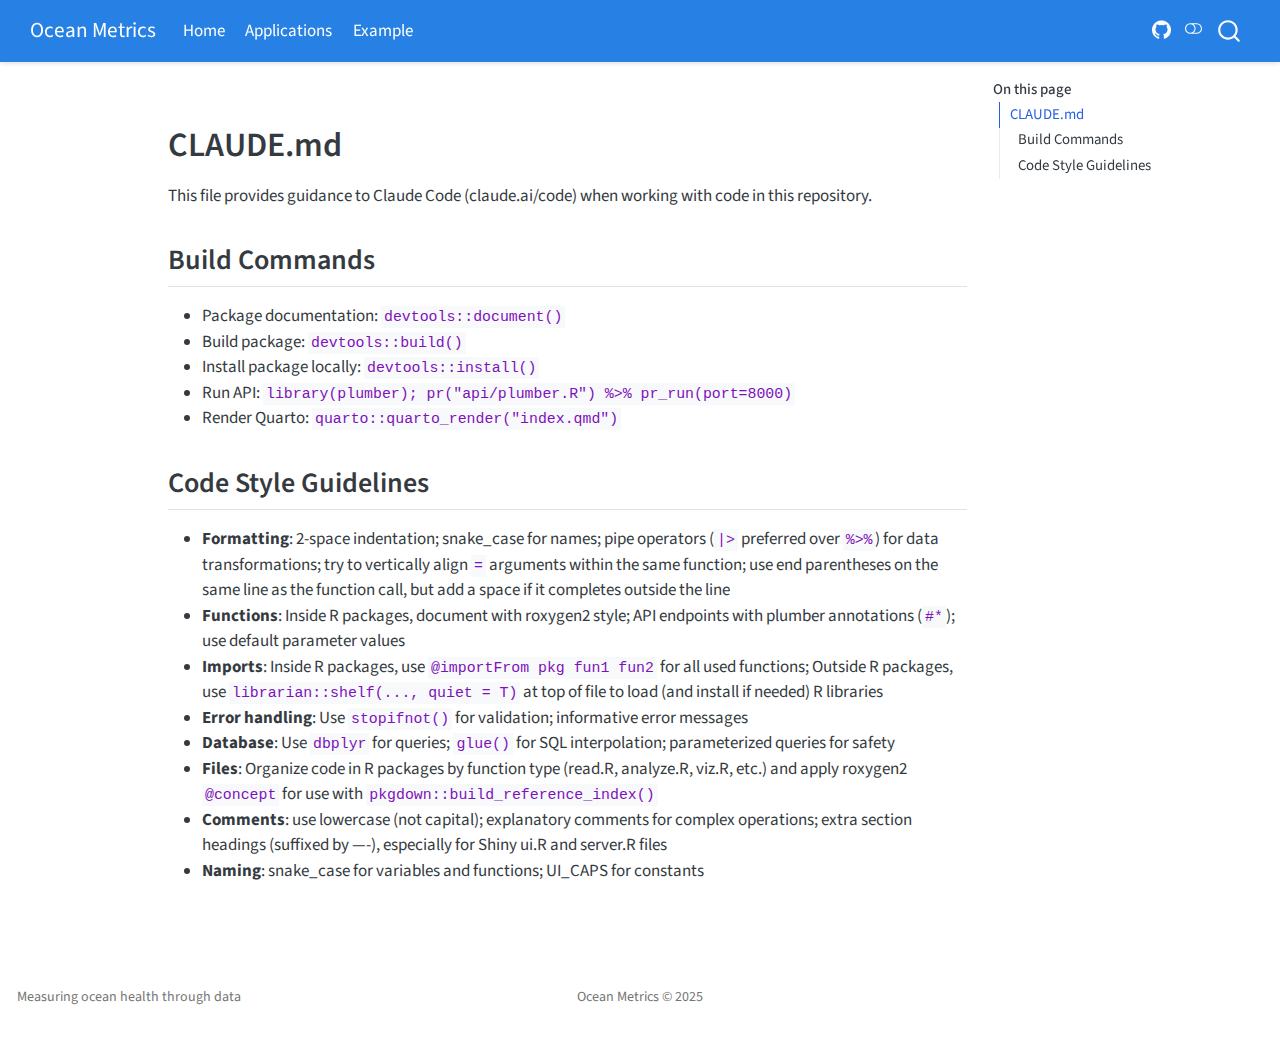
<file: CLAUDE.html>
<!DOCTYPE html>
<html xmlns="http://www.w3.org/1999/xhtml" lang="en" xml:lang="en"><head>

<meta charset="utf-8">
<meta name="generator" content="quarto-1.6.42">

<meta name="viewport" content="width=device-width, initial-scale=1.0, user-scalable=yes">


<title>claude – Ocean Metrics</title>
<style>
code{white-space: pre-wrap;}
span.smallcaps{font-variant: small-caps;}
div.columns{display: flex; gap: min(4vw, 1.5em);}
div.column{flex: auto; overflow-x: auto;}
div.hanging-indent{margin-left: 1.5em; text-indent: -1.5em;}
ul.task-list{list-style: none;}
ul.task-list li input[type="checkbox"] {
  width: 0.8em;
  margin: 0 0.8em 0.2em -1em; /* quarto-specific, see https://github.com/quarto-dev/quarto-cli/issues/4556 */ 
  vertical-align: middle;
}
</style>


<script src="site_libs/quarto-nav/quarto-nav.js"></script>
<script src="site_libs/quarto-nav/headroom.min.js"></script>
<script src="site_libs/clipboard/clipboard.min.js"></script>
<script src="site_libs/quarto-search/autocomplete.umd.js"></script>
<script src="site_libs/quarto-search/fuse.min.js"></script>
<script src="site_libs/quarto-search/quarto-search.js"></script>
<meta name="quarto:offset" content="./">
<link href="./favicon.svg" rel="icon" type="image/svg+xml">
<script src="site_libs/quarto-html/quarto.js"></script>
<script src="site_libs/quarto-html/popper.min.js"></script>
<script src="site_libs/quarto-html/tippy.umd.min.js"></script>
<script src="site_libs/quarto-html/anchor.min.js"></script>
<link href="site_libs/quarto-html/tippy.css" rel="stylesheet">
<link href="site_libs/quarto-html/quarto-syntax-highlighting-2f5df379a58b258e96c21c0638c20c03.css" rel="stylesheet" class="quarto-color-scheme" id="quarto-text-highlighting-styles">
<link href="site_libs/quarto-html/quarto-syntax-highlighting-dark-b53751a350365c71b6c909e95f209ed1.css" rel="prefetch" class="quarto-color-scheme quarto-color-alternate" id="quarto-text-highlighting-styles">
<script src="site_libs/bootstrap/bootstrap.min.js"></script>
<link href="site_libs/bootstrap/bootstrap-icons.css" rel="stylesheet">
<link href="site_libs/bootstrap/bootstrap-6685f57f7611d95a701d58b4cc6878c0.min.css" rel="stylesheet" append-hash="true" class="quarto-color-scheme" id="quarto-bootstrap" data-mode="light">
<link href="site_libs/bootstrap/bootstrap-dark-0e05691e2ff37a1b39a94f93f8ea530a.min.css" rel="prefetch" append-hash="true" class="quarto-color-scheme quarto-color-alternate" id="quarto-bootstrap" data-mode="dark">
<script id="quarto-search-options" type="application/json">{
  "location": "navbar",
  "copy-button": false,
  "collapse-after": 3,
  "panel-placement": "end",
  "type": "overlay",
  "limit": 50,
  "keyboard-shortcut": [
    "f",
    "/",
    "s"
  ],
  "show-item-context": false,
  "language": {
    "search-no-results-text": "No results",
    "search-matching-documents-text": "matching documents",
    "search-copy-link-title": "Copy link to search",
    "search-hide-matches-text": "Hide additional matches",
    "search-more-match-text": "more match in this document",
    "search-more-matches-text": "more matches in this document",
    "search-clear-button-title": "Clear",
    "search-text-placeholder": "",
    "search-detached-cancel-button-title": "Cancel",
    "search-submit-button-title": "Submit",
    "search-label": "Search"
  }
}</script>


<link rel="stylesheet" href="styles.css">
</head>

<body class="nav-fixed">

<div id="quarto-search-results"></div>
  <header id="quarto-header" class="headroom fixed-top">
    <nav class="navbar navbar-expand-lg " data-bs-theme="dark">
      <div class="navbar-container container-fluid">
      <div class="navbar-brand-container mx-auto">
    <a class="navbar-brand" href="./index.html">
    <span class="navbar-title">Ocean Metrics</span>
    </a>
  </div>
            <div id="quarto-search" class="" title="Search"></div>
          <button class="navbar-toggler" type="button" data-bs-toggle="collapse" data-bs-target="#navbarCollapse" aria-controls="navbarCollapse" role="menu" aria-expanded="false" aria-label="Toggle navigation" onclick="if (window.quartoToggleHeadroom) { window.quartoToggleHeadroom(); }">
  <span class="navbar-toggler-icon"></span>
</button>
          <div class="collapse navbar-collapse" id="navbarCollapse">
            <ul class="navbar-nav navbar-nav-scroll me-auto">
  <li class="nav-item">
    <a class="nav-link" href="./index.html"> 
<span class="menu-text">Home</span></a>
  </li>  
  <li class="nav-item">
    <a class="nav-link" href="./applications.html"> 
<span class="menu-text">Applications</span></a>
  </li>  
  <li class="nav-item">
    <a class="nav-link" href="./examples/ocean-temperature.html"> 
<span class="menu-text">Example</span></a>
  </li>  
</ul>
            <ul class="navbar-nav navbar-nav-scroll ms-auto">
  <li class="nav-item compact">
    <a class="nav-link" href="https://github.com/oceanmetrics"> <i class="bi bi-github" role="img" aria-label="GitHub">
</i> 
<span class="menu-text"></span></a>
  </li>  
</ul>
          </div> <!-- /navcollapse -->
            <div class="quarto-navbar-tools">
  <a href="" class="quarto-color-scheme-toggle quarto-navigation-tool  px-1" onclick="window.quartoToggleColorScheme(); return false;" title="Toggle dark mode"><i class="bi"></i></a>
</div>
      </div> <!-- /container-fluid -->
    </nav>
</header>
<!-- content -->
<div id="quarto-content" class="quarto-container page-columns page-rows-contents page-layout-article page-navbar">
<!-- sidebar -->
<!-- margin-sidebar -->
    <div id="quarto-margin-sidebar" class="sidebar margin-sidebar">
        <nav id="TOC" role="doc-toc" class="toc-active">
    <h2 id="toc-title">On this page</h2>
   
  <ul>
  <li><a href="#claude.md" id="toc-claude.md" class="nav-link active" data-scroll-target="#claude.md">CLAUDE.md</a>
  <ul class="collapse">
  <li><a href="#build-commands" id="toc-build-commands" class="nav-link" data-scroll-target="#build-commands">Build Commands</a></li>
  <li><a href="#code-style-guidelines" id="toc-code-style-guidelines" class="nav-link" data-scroll-target="#code-style-guidelines">Code Style Guidelines</a></li>
  </ul></li>
  </ul>
</nav>
    </div>
<!-- main -->
<main class="content" id="quarto-document-content"><header id="title-block-header" class="quarto-title-block"></header>




<section id="claude.md" class="level1">
<h1>CLAUDE.md</h1>
<p>This file provides guidance to Claude Code (claude.ai/code) when working with code in this repository.</p>
<section id="build-commands" class="level2">
<h2 class="anchored" data-anchor-id="build-commands">Build Commands</h2>
<ul>
<li>Package documentation: <code>devtools::document()</code></li>
<li>Build package: <code>devtools::build()</code></li>
<li>Install package locally: <code>devtools::install()</code></li>
<li>Run API: <code>library(plumber); pr("api/plumber.R") %&gt;% pr_run(port=8000)</code></li>
<li>Render Quarto: <code>quarto::quarto_render("index.qmd")</code></li>
</ul>
</section>
<section id="code-style-guidelines" class="level2">
<h2 class="anchored" data-anchor-id="code-style-guidelines">Code Style Guidelines</h2>
<ul>
<li><strong>Formatting</strong>: 2-space indentation; snake_case for names; pipe operators (<code>|&gt;</code> preferred over <code>%&gt;%</code>) for data transformations; try to vertically align <code>=</code> arguments within the same function; use end parentheses on the same line as the function call, but add a space if it completes outside the line</li>
<li><strong>Functions</strong>: Inside R packages, document with roxygen2 style; API endpoints with plumber annotations (<code>#*</code>); use default parameter values</li>
<li><strong>Imports</strong>: Inside R packages, use <code>@importFrom pkg fun1 fun2</code> for all used functions; Outside R packages, use <code>librarian::shelf(..., quiet = T)</code> at top of file to load (and install if needed) R libraries</li>
<li><strong>Error handling</strong>: Use <code>stopifnot()</code> for validation; informative error messages</li>
<li><strong>Database</strong>: Use <code>dbplyr</code> for queries; <code>glue()</code> for SQL interpolation; parameterized queries for safety</li>
<li><strong>Files</strong>: Organize code in R packages by function type (read.R, analyze.R, viz.R, etc.) and apply roxygen2 <code>@concept</code> for use with <code>pkgdown::build_reference_index()</code></li>
<li><strong>Comments</strong>: use lowercase (not capital); explanatory comments for complex operations; extra section headings (suffixed by —-), especially for Shiny ui.R and server.R files</li>
<li><strong>Naming</strong>: snake_case for variables and functions; UI_CAPS for constants</li>
</ul>


</section>
</section>

</main> <!-- /main -->
<script id="quarto-html-after-body" type="application/javascript">
window.document.addEventListener("DOMContentLoaded", function (event) {
  const toggleBodyColorMode = (bsSheetEl) => {
    const mode = bsSheetEl.getAttribute("data-mode");
    const bodyEl = window.document.querySelector("body");
    if (mode === "dark") {
      bodyEl.classList.add("quarto-dark");
      bodyEl.classList.remove("quarto-light");
    } else {
      bodyEl.classList.add("quarto-light");
      bodyEl.classList.remove("quarto-dark");
    }
  }
  const toggleBodyColorPrimary = () => {
    const bsSheetEl = window.document.querySelector("link#quarto-bootstrap");
    if (bsSheetEl) {
      toggleBodyColorMode(bsSheetEl);
    }
  }
  toggleBodyColorPrimary();  
  const disableStylesheet = (stylesheets) => {
    for (let i=0; i < stylesheets.length; i++) {
      const stylesheet = stylesheets[i];
      stylesheet.rel = 'prefetch';
    }
  }
  const enableStylesheet = (stylesheets) => {
    for (let i=0; i < stylesheets.length; i++) {
      const stylesheet = stylesheets[i];
      stylesheet.rel = 'stylesheet';
    }
  }
  const manageTransitions = (selector, allowTransitions) => {
    const els = window.document.querySelectorAll(selector);
    for (let i=0; i < els.length; i++) {
      const el = els[i];
      if (allowTransitions) {
        el.classList.remove('notransition');
      } else {
        el.classList.add('notransition');
      }
    }
  }
  const toggleGiscusIfUsed = (isAlternate, darkModeDefault) => {
    const baseTheme = document.querySelector('#giscus-base-theme')?.value ?? 'light';
    const alternateTheme = document.querySelector('#giscus-alt-theme')?.value ?? 'dark';
    let newTheme = '';
    if(darkModeDefault) {
      newTheme = isAlternate ? baseTheme : alternateTheme;
    } else {
      newTheme = isAlternate ? alternateTheme : baseTheme;
    }
    const changeGiscusTheme = () => {
      // From: https://github.com/giscus/giscus/issues/336
      const sendMessage = (message) => {
        const iframe = document.querySelector('iframe.giscus-frame');
        if (!iframe) return;
        iframe.contentWindow.postMessage({ giscus: message }, 'https://giscus.app');
      }
      sendMessage({
        setConfig: {
          theme: newTheme
        }
      });
    }
    const isGiscussLoaded = window.document.querySelector('iframe.giscus-frame') !== null;
    if (isGiscussLoaded) {
      changeGiscusTheme();
    }
  }
  const toggleColorMode = (alternate) => {
    // Switch the stylesheets
    const alternateStylesheets = window.document.querySelectorAll('link.quarto-color-scheme.quarto-color-alternate');
    manageTransitions('#quarto-margin-sidebar .nav-link', false);
    if (alternate) {
      enableStylesheet(alternateStylesheets);
      for (const sheetNode of alternateStylesheets) {
        if (sheetNode.id === "quarto-bootstrap") {
          toggleBodyColorMode(sheetNode);
        }
      }
    } else {
      disableStylesheet(alternateStylesheets);
      toggleBodyColorPrimary();
    }
    manageTransitions('#quarto-margin-sidebar .nav-link', true);
    // Switch the toggles
    const toggles = window.document.querySelectorAll('.quarto-color-scheme-toggle');
    for (let i=0; i < toggles.length; i++) {
      const toggle = toggles[i];
      if (toggle) {
        if (alternate) {
          toggle.classList.add("alternate");     
        } else {
          toggle.classList.remove("alternate");
        }
      }
    }
    // Hack to workaround the fact that safari doesn't
    // properly recolor the scrollbar when toggling (#1455)
    if (navigator.userAgent.indexOf('Safari') > 0 && navigator.userAgent.indexOf('Chrome') == -1) {
      manageTransitions("body", false);
      window.scrollTo(0, 1);
      setTimeout(() => {
        window.scrollTo(0, 0);
        manageTransitions("body", true);
      }, 40);  
    }
  }
  const isFileUrl = () => { 
    return window.location.protocol === 'file:';
  }
  const hasAlternateSentinel = () => {  
    let styleSentinel = getColorSchemeSentinel();
    if (styleSentinel !== null) {
      return styleSentinel === "alternate";
    } else {
      return false;
    }
  }
  const setStyleSentinel = (alternate) => {
    const value = alternate ? "alternate" : "default";
    if (!isFileUrl()) {
      window.localStorage.setItem("quarto-color-scheme", value);
    } else {
      localAlternateSentinel = value;
    }
  }
  const getColorSchemeSentinel = () => {
    if (!isFileUrl()) {
      const storageValue = window.localStorage.getItem("quarto-color-scheme");
      return storageValue != null ? storageValue : localAlternateSentinel;
    } else {
      return localAlternateSentinel;
    }
  }
  const darkModeDefault = false;
  let localAlternateSentinel = darkModeDefault ? 'alternate' : 'default';
  // Dark / light mode switch
  window.quartoToggleColorScheme = () => {
    // Read the current dark / light value 
    let toAlternate = !hasAlternateSentinel();
    toggleColorMode(toAlternate);
    setStyleSentinel(toAlternate);
    toggleGiscusIfUsed(toAlternate, darkModeDefault);
  };
  // Ensure there is a toggle, if there isn't float one in the top right
  if (window.document.querySelector('.quarto-color-scheme-toggle') === null) {
    const a = window.document.createElement('a');
    a.classList.add('top-right');
    a.classList.add('quarto-color-scheme-toggle');
    a.href = "";
    a.onclick = function() { try { window.quartoToggleColorScheme(); } catch {} return false; };
    const i = window.document.createElement("i");
    i.classList.add('bi');
    a.appendChild(i);
    window.document.body.appendChild(a);
  }
  // Switch to dark mode if need be
  if (hasAlternateSentinel()) {
    toggleColorMode(true);
  } else {
    toggleColorMode(false);
  }
  const icon = "";
  const anchorJS = new window.AnchorJS();
  anchorJS.options = {
    placement: 'right',
    icon: icon
  };
  anchorJS.add('.anchored');
  const isCodeAnnotation = (el) => {
    for (const clz of el.classList) {
      if (clz.startsWith('code-annotation-')) {                     
        return true;
      }
    }
    return false;
  }
  const onCopySuccess = function(e) {
    // button target
    const button = e.trigger;
    // don't keep focus
    button.blur();
    // flash "checked"
    button.classList.add('code-copy-button-checked');
    var currentTitle = button.getAttribute("title");
    button.setAttribute("title", "Copied!");
    let tooltip;
    if (window.bootstrap) {
      button.setAttribute("data-bs-toggle", "tooltip");
      button.setAttribute("data-bs-placement", "left");
      button.setAttribute("data-bs-title", "Copied!");
      tooltip = new bootstrap.Tooltip(button, 
        { trigger: "manual", 
          customClass: "code-copy-button-tooltip",
          offset: [0, -8]});
      tooltip.show();    
    }
    setTimeout(function() {
      if (tooltip) {
        tooltip.hide();
        button.removeAttribute("data-bs-title");
        button.removeAttribute("data-bs-toggle");
        button.removeAttribute("data-bs-placement");
      }
      button.setAttribute("title", currentTitle);
      button.classList.remove('code-copy-button-checked');
    }, 1000);
    // clear code selection
    e.clearSelection();
  }
  const getTextToCopy = function(trigger) {
      const codeEl = trigger.previousElementSibling.cloneNode(true);
      for (const childEl of codeEl.children) {
        if (isCodeAnnotation(childEl)) {
          childEl.remove();
        }
      }
      return codeEl.innerText;
  }
  const clipboard = new window.ClipboardJS('.code-copy-button:not([data-in-quarto-modal])', {
    text: getTextToCopy
  });
  clipboard.on('success', onCopySuccess);
  if (window.document.getElementById('quarto-embedded-source-code-modal')) {
    const clipboardModal = new window.ClipboardJS('.code-copy-button[data-in-quarto-modal]', {
      text: getTextToCopy,
      container: window.document.getElementById('quarto-embedded-source-code-modal')
    });
    clipboardModal.on('success', onCopySuccess);
  }
    var localhostRegex = new RegExp(/^(?:http|https):\/\/localhost\:?[0-9]*\//);
    var mailtoRegex = new RegExp(/^mailto:/);
      var filterRegex = new RegExp('/' + window.location.host + '/');
    var isInternal = (href) => {
        return filterRegex.test(href) || localhostRegex.test(href) || mailtoRegex.test(href);
    }
    // Inspect non-navigation links and adorn them if external
 	var links = window.document.querySelectorAll('a[href]:not(.nav-link):not(.navbar-brand):not(.toc-action):not(.sidebar-link):not(.sidebar-item-toggle):not(.pagination-link):not(.no-external):not([aria-hidden]):not(.dropdown-item):not(.quarto-navigation-tool):not(.about-link)');
    for (var i=0; i<links.length; i++) {
      const link = links[i];
      if (!isInternal(link.href)) {
        // undo the damage that might have been done by quarto-nav.js in the case of
        // links that we want to consider external
        if (link.dataset.originalHref !== undefined) {
          link.href = link.dataset.originalHref;
        }
      }
    }
  function tippyHover(el, contentFn, onTriggerFn, onUntriggerFn) {
    const config = {
      allowHTML: true,
      maxWidth: 500,
      delay: 100,
      arrow: false,
      appendTo: function(el) {
          return el.parentElement;
      },
      interactive: true,
      interactiveBorder: 10,
      theme: 'quarto',
      placement: 'bottom-start',
    };
    if (contentFn) {
      config.content = contentFn;
    }
    if (onTriggerFn) {
      config.onTrigger = onTriggerFn;
    }
    if (onUntriggerFn) {
      config.onUntrigger = onUntriggerFn;
    }
    window.tippy(el, config); 
  }
  const noterefs = window.document.querySelectorAll('a[role="doc-noteref"]');
  for (var i=0; i<noterefs.length; i++) {
    const ref = noterefs[i];
    tippyHover(ref, function() {
      // use id or data attribute instead here
      let href = ref.getAttribute('data-footnote-href') || ref.getAttribute('href');
      try { href = new URL(href).hash; } catch {}
      const id = href.replace(/^#\/?/, "");
      const note = window.document.getElementById(id);
      if (note) {
        return note.innerHTML;
      } else {
        return "";
      }
    });
  }
  const xrefs = window.document.querySelectorAll('a.quarto-xref');
  const processXRef = (id, note) => {
    // Strip column container classes
    const stripColumnClz = (el) => {
      el.classList.remove("page-full", "page-columns");
      if (el.children) {
        for (const child of el.children) {
          stripColumnClz(child);
        }
      }
    }
    stripColumnClz(note)
    if (id === null || id.startsWith('sec-')) {
      // Special case sections, only their first couple elements
      const container = document.createElement("div");
      if (note.children && note.children.length > 2) {
        container.appendChild(note.children[0].cloneNode(true));
        for (let i = 1; i < note.children.length; i++) {
          const child = note.children[i];
          if (child.tagName === "P" && child.innerText === "") {
            continue;
          } else {
            container.appendChild(child.cloneNode(true));
            break;
          }
        }
        if (window.Quarto?.typesetMath) {
          window.Quarto.typesetMath(container);
        }
        return container.innerHTML
      } else {
        if (window.Quarto?.typesetMath) {
          window.Quarto.typesetMath(note);
        }
        return note.innerHTML;
      }
    } else {
      // Remove any anchor links if they are present
      const anchorLink = note.querySelector('a.anchorjs-link');
      if (anchorLink) {
        anchorLink.remove();
      }
      if (window.Quarto?.typesetMath) {
        window.Quarto.typesetMath(note);
      }
      if (note.classList.contains("callout")) {
        return note.outerHTML;
      } else {
        return note.innerHTML;
      }
    }
  }
  for (var i=0; i<xrefs.length; i++) {
    const xref = xrefs[i];
    tippyHover(xref, undefined, function(instance) {
      instance.disable();
      let url = xref.getAttribute('href');
      let hash = undefined; 
      if (url.startsWith('#')) {
        hash = url;
      } else {
        try { hash = new URL(url).hash; } catch {}
      }
      if (hash) {
        const id = hash.replace(/^#\/?/, "");
        const note = window.document.getElementById(id);
        if (note !== null) {
          try {
            const html = processXRef(id, note.cloneNode(true));
            instance.setContent(html);
          } finally {
            instance.enable();
            instance.show();
          }
        } else {
          // See if we can fetch this
          fetch(url.split('#')[0])
          .then(res => res.text())
          .then(html => {
            const parser = new DOMParser();
            const htmlDoc = parser.parseFromString(html, "text/html");
            const note = htmlDoc.getElementById(id);
            if (note !== null) {
              const html = processXRef(id, note);
              instance.setContent(html);
            } 
          }).finally(() => {
            instance.enable();
            instance.show();
          });
        }
      } else {
        // See if we can fetch a full url (with no hash to target)
        // This is a special case and we should probably do some content thinning / targeting
        fetch(url)
        .then(res => res.text())
        .then(html => {
          const parser = new DOMParser();
          const htmlDoc = parser.parseFromString(html, "text/html");
          const note = htmlDoc.querySelector('main.content');
          if (note !== null) {
            // This should only happen for chapter cross references
            // (since there is no id in the URL)
            // remove the first header
            if (note.children.length > 0 && note.children[0].tagName === "HEADER") {
              note.children[0].remove();
            }
            const html = processXRef(null, note);
            instance.setContent(html);
          } 
        }).finally(() => {
          instance.enable();
          instance.show();
        });
      }
    }, function(instance) {
    });
  }
      let selectedAnnoteEl;
      const selectorForAnnotation = ( cell, annotation) => {
        let cellAttr = 'data-code-cell="' + cell + '"';
        let lineAttr = 'data-code-annotation="' +  annotation + '"';
        const selector = 'span[' + cellAttr + '][' + lineAttr + ']';
        return selector;
      }
      const selectCodeLines = (annoteEl) => {
        const doc = window.document;
        const targetCell = annoteEl.getAttribute("data-target-cell");
        const targetAnnotation = annoteEl.getAttribute("data-target-annotation");
        const annoteSpan = window.document.querySelector(selectorForAnnotation(targetCell, targetAnnotation));
        const lines = annoteSpan.getAttribute("data-code-lines").split(",");
        const lineIds = lines.map((line) => {
          return targetCell + "-" + line;
        })
        let top = null;
        let height = null;
        let parent = null;
        if (lineIds.length > 0) {
            //compute the position of the single el (top and bottom and make a div)
            const el = window.document.getElementById(lineIds[0]);
            top = el.offsetTop;
            height = el.offsetHeight;
            parent = el.parentElement.parentElement;
          if (lineIds.length > 1) {
            const lastEl = window.document.getElementById(lineIds[lineIds.length - 1]);
            const bottom = lastEl.offsetTop + lastEl.offsetHeight;
            height = bottom - top;
          }
          if (top !== null && height !== null && parent !== null) {
            // cook up a div (if necessary) and position it 
            let div = window.document.getElementById("code-annotation-line-highlight");
            if (div === null) {
              div = window.document.createElement("div");
              div.setAttribute("id", "code-annotation-line-highlight");
              div.style.position = 'absolute';
              parent.appendChild(div);
            }
            div.style.top = top - 2 + "px";
            div.style.height = height + 4 + "px";
            div.style.left = 0;
            let gutterDiv = window.document.getElementById("code-annotation-line-highlight-gutter");
            if (gutterDiv === null) {
              gutterDiv = window.document.createElement("div");
              gutterDiv.setAttribute("id", "code-annotation-line-highlight-gutter");
              gutterDiv.style.position = 'absolute';
              const codeCell = window.document.getElementById(targetCell);
              const gutter = codeCell.querySelector('.code-annotation-gutter');
              gutter.appendChild(gutterDiv);
            }
            gutterDiv.style.top = top - 2 + "px";
            gutterDiv.style.height = height + 4 + "px";
          }
          selectedAnnoteEl = annoteEl;
        }
      };
      const unselectCodeLines = () => {
        const elementsIds = ["code-annotation-line-highlight", "code-annotation-line-highlight-gutter"];
        elementsIds.forEach((elId) => {
          const div = window.document.getElementById(elId);
          if (div) {
            div.remove();
          }
        });
        selectedAnnoteEl = undefined;
      };
        // Handle positioning of the toggle
    window.addEventListener(
      "resize",
      throttle(() => {
        elRect = undefined;
        if (selectedAnnoteEl) {
          selectCodeLines(selectedAnnoteEl);
        }
      }, 10)
    );
    function throttle(fn, ms) {
    let throttle = false;
    let timer;
      return (...args) => {
        if(!throttle) { // first call gets through
            fn.apply(this, args);
            throttle = true;
        } else { // all the others get throttled
            if(timer) clearTimeout(timer); // cancel #2
            timer = setTimeout(() => {
              fn.apply(this, args);
              timer = throttle = false;
            }, ms);
        }
      };
    }
      // Attach click handler to the DT
      const annoteDls = window.document.querySelectorAll('dt[data-target-cell]');
      for (const annoteDlNode of annoteDls) {
        annoteDlNode.addEventListener('click', (event) => {
          const clickedEl = event.target;
          if (clickedEl !== selectedAnnoteEl) {
            unselectCodeLines();
            const activeEl = window.document.querySelector('dt[data-target-cell].code-annotation-active');
            if (activeEl) {
              activeEl.classList.remove('code-annotation-active');
            }
            selectCodeLines(clickedEl);
            clickedEl.classList.add('code-annotation-active');
          } else {
            // Unselect the line
            unselectCodeLines();
            clickedEl.classList.remove('code-annotation-active');
          }
        });
      }
  const findCites = (el) => {
    const parentEl = el.parentElement;
    if (parentEl) {
      const cites = parentEl.dataset.cites;
      if (cites) {
        return {
          el,
          cites: cites.split(' ')
        };
      } else {
        return findCites(el.parentElement)
      }
    } else {
      return undefined;
    }
  };
  var bibliorefs = window.document.querySelectorAll('a[role="doc-biblioref"]');
  for (var i=0; i<bibliorefs.length; i++) {
    const ref = bibliorefs[i];
    const citeInfo = findCites(ref);
    if (citeInfo) {
      tippyHover(citeInfo.el, function() {
        var popup = window.document.createElement('div');
        citeInfo.cites.forEach(function(cite) {
          var citeDiv = window.document.createElement('div');
          citeDiv.classList.add('hanging-indent');
          citeDiv.classList.add('csl-entry');
          var biblioDiv = window.document.getElementById('ref-' + cite);
          if (biblioDiv) {
            citeDiv.innerHTML = biblioDiv.innerHTML;
          }
          popup.appendChild(citeDiv);
        });
        return popup.innerHTML;
      });
    }
  }
});
</script>
</div> <!-- /content -->
<footer class="footer">
  <div class="nav-footer">
    <div class="nav-footer-left">
<p>Measuring ocean health through data</p>
</div>   
    <div class="nav-footer-center">
<p>Ocean Metrics © 2025</p>
</div>
    <div class="nav-footer-right">
      &nbsp;
    </div>
  </div>
</footer>




</body></html>
</file>
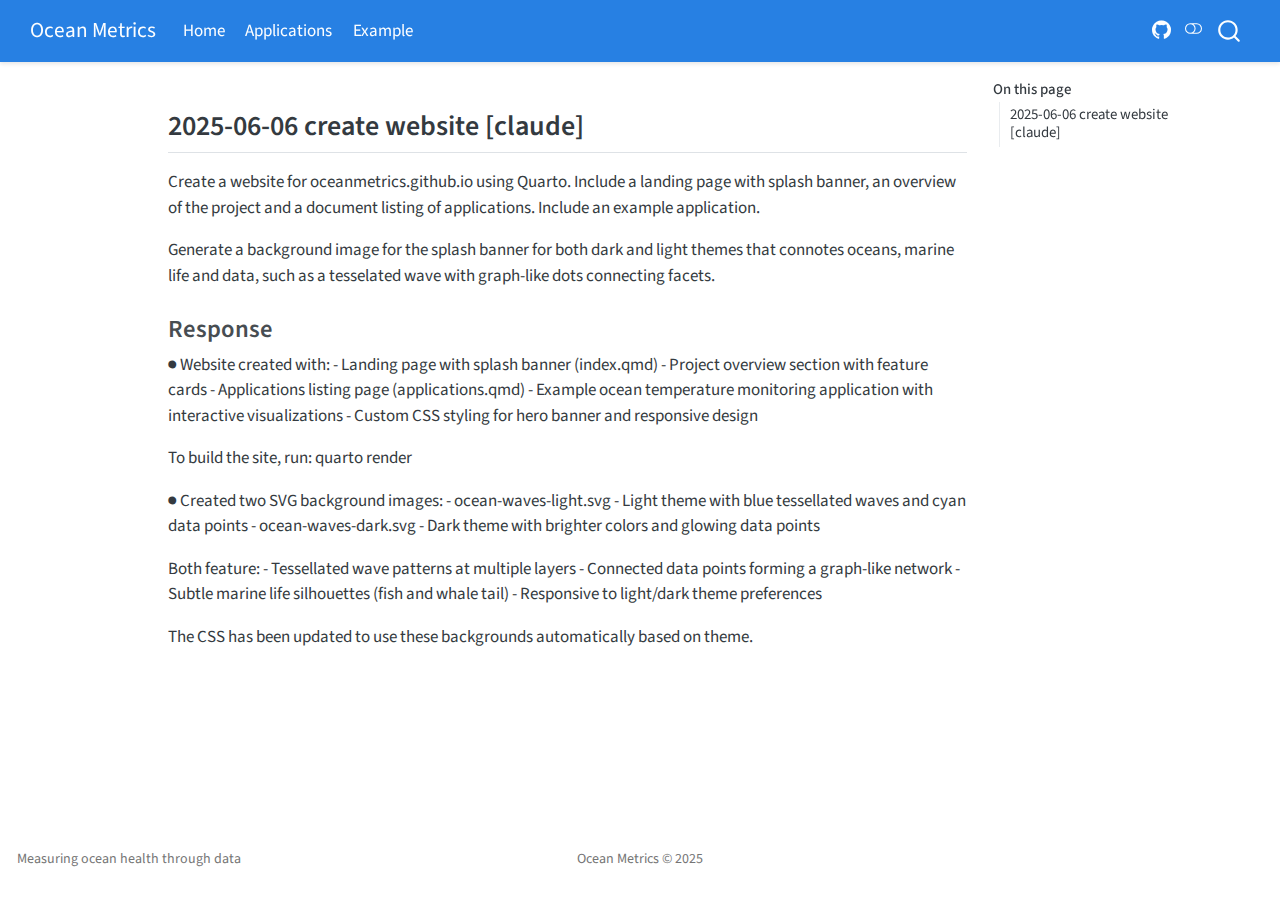
<file: notes.html>
<!DOCTYPE html>
<html xmlns="http://www.w3.org/1999/xhtml" lang="en" xml:lang="en"><head>

<meta charset="utf-8">
<meta name="generator" content="quarto-1.7.31">

<meta name="viewport" content="width=device-width, initial-scale=1.0, user-scalable=yes">


<title>notes – Ocean Metrics</title>
<style>
code{white-space: pre-wrap;}
span.smallcaps{font-variant: small-caps;}
div.columns{display: flex; gap: min(4vw, 1.5em);}
div.column{flex: auto; overflow-x: auto;}
div.hanging-indent{margin-left: 1.5em; text-indent: -1.5em;}
ul.task-list{list-style: none;}
ul.task-list li input[type="checkbox"] {
  width: 0.8em;
  margin: 0 0.8em 0.2em -1em; /* quarto-specific, see https://github.com/quarto-dev/quarto-cli/issues/4556 */ 
  vertical-align: middle;
}
</style>


<script src="site_libs/quarto-nav/quarto-nav.js"></script>
<script src="site_libs/quarto-nav/headroom.min.js"></script>
<script src="site_libs/clipboard/clipboard.min.js"></script>
<script src="site_libs/quarto-search/autocomplete.umd.js"></script>
<script src="site_libs/quarto-search/fuse.min.js"></script>
<script src="site_libs/quarto-search/quarto-search.js"></script>
<meta name="quarto:offset" content="./">
<link href="./favicon.svg" rel="icon" type="image/svg+xml">
<script src="site_libs/quarto-html/quarto.js" type="module"></script>
<script src="site_libs/quarto-html/tabsets/tabsets.js" type="module"></script>
<script src="site_libs/quarto-html/popper.min.js"></script>
<script src="site_libs/quarto-html/tippy.umd.min.js"></script>
<script src="site_libs/quarto-html/anchor.min.js"></script>
<link href="site_libs/quarto-html/tippy.css" rel="stylesheet">
<link href="site_libs/quarto-html/quarto-syntax-highlighting-e1a5c8363afafaef2c763b6775fbf3ca.css" rel="stylesheet" class="quarto-color-scheme" id="quarto-text-highlighting-styles">
<link href="site_libs/quarto-html/quarto-syntax-highlighting-dark-8ef56b68f8fa1e9d2ba328e99e439f80.css" rel="stylesheet" class="quarto-color-scheme quarto-color-alternate" id="quarto-text-highlighting-styles">
<link href="site_libs/quarto-html/quarto-syntax-highlighting-e1a5c8363afafaef2c763b6775fbf3ca.css" rel="stylesheet" class="quarto-color-scheme-extra" id="quarto-text-highlighting-styles">
<script src="site_libs/bootstrap/bootstrap.min.js"></script>
<link href="site_libs/bootstrap/bootstrap-icons.css" rel="stylesheet">
<link href="site_libs/bootstrap/bootstrap-9344fb9851b4da3cab95007ef9d770dc.min.css" rel="stylesheet" append-hash="true" class="quarto-color-scheme" id="quarto-bootstrap" data-mode="light">
<link href="site_libs/bootstrap/bootstrap-dark-42594c4ebb0dca2d8655b0d44d04bcde.min.css" rel="stylesheet" append-hash="true" class="quarto-color-scheme quarto-color-alternate" id="quarto-bootstrap" data-mode="dark">
<link href="site_libs/bootstrap/bootstrap-9344fb9851b4da3cab95007ef9d770dc.min.css" rel="stylesheet" append-hash="true" class="quarto-color-scheme-extra" id="quarto-bootstrap" data-mode="light">
<script id="quarto-search-options" type="application/json">{
  "location": "navbar",
  "copy-button": false,
  "collapse-after": 3,
  "panel-placement": "end",
  "type": "overlay",
  "limit": 50,
  "keyboard-shortcut": [
    "f",
    "/",
    "s"
  ],
  "show-item-context": false,
  "language": {
    "search-no-results-text": "No results",
    "search-matching-documents-text": "matching documents",
    "search-copy-link-title": "Copy link to search",
    "search-hide-matches-text": "Hide additional matches",
    "search-more-match-text": "more match in this document",
    "search-more-matches-text": "more matches in this document",
    "search-clear-button-title": "Clear",
    "search-text-placeholder": "",
    "search-detached-cancel-button-title": "Cancel",
    "search-submit-button-title": "Submit",
    "search-label": "Search"
  }
}</script>


<link rel="stylesheet" href="styles.css">
</head>

<body class="nav-fixed quarto-light"><script id="quarto-html-before-body" type="application/javascript">
    const toggleBodyColorMode = (bsSheetEl) => {
      const mode = bsSheetEl.getAttribute("data-mode");
      const bodyEl = window.document.querySelector("body");
      if (mode === "dark") {
        bodyEl.classList.add("quarto-dark");
        bodyEl.classList.remove("quarto-light");
      } else {
        bodyEl.classList.add("quarto-light");
        bodyEl.classList.remove("quarto-dark");
      }
    }
    const toggleBodyColorPrimary = () => {
      const bsSheetEl = window.document.querySelector("link#quarto-bootstrap:not([rel=disabled-stylesheet])");
      if (bsSheetEl) {
        toggleBodyColorMode(bsSheetEl);
      }
    }
    const setColorSchemeToggle = (alternate) => {
      const toggles = window.document.querySelectorAll('.quarto-color-scheme-toggle');
      for (let i=0; i < toggles.length; i++) {
        const toggle = toggles[i];
        if (toggle) {
          if (alternate) {
            toggle.classList.add("alternate");
          } else {
            toggle.classList.remove("alternate");
          }
        }
      }
    };
    const toggleColorMode = (alternate) => {
      // Switch the stylesheets
      const primaryStylesheets = window.document.querySelectorAll('link.quarto-color-scheme:not(.quarto-color-alternate)');
      const alternateStylesheets = window.document.querySelectorAll('link.quarto-color-scheme.quarto-color-alternate');
      manageTransitions('#quarto-margin-sidebar .nav-link', false);
      if (alternate) {
        // note: dark is layered on light, we don't disable primary!
        enableStylesheet(alternateStylesheets);
        for (const sheetNode of alternateStylesheets) {
          if (sheetNode.id === "quarto-bootstrap") {
            toggleBodyColorMode(sheetNode);
          }
        }
      } else {
        disableStylesheet(alternateStylesheets);
        enableStylesheet(primaryStylesheets)
        toggleBodyColorPrimary();
      }
      manageTransitions('#quarto-margin-sidebar .nav-link', true);
      // Switch the toggles
      setColorSchemeToggle(alternate)
      // Hack to workaround the fact that safari doesn't
      // properly recolor the scrollbar when toggling (#1455)
      if (navigator.userAgent.indexOf('Safari') > 0 && navigator.userAgent.indexOf('Chrome') == -1) {
        manageTransitions("body", false);
        window.scrollTo(0, 1);
        setTimeout(() => {
          window.scrollTo(0, 0);
          manageTransitions("body", true);
        }, 40);
      }
    }
    const disableStylesheet = (stylesheets) => {
      for (let i=0; i < stylesheets.length; i++) {
        const stylesheet = stylesheets[i];
        stylesheet.rel = 'disabled-stylesheet';
      }
    }
    const enableStylesheet = (stylesheets) => {
      for (let i=0; i < stylesheets.length; i++) {
        const stylesheet = stylesheets[i];
        if(stylesheet.rel !== 'stylesheet') { // for Chrome, which will still FOUC without this check
          stylesheet.rel = 'stylesheet';
        }
      }
    }
    const manageTransitions = (selector, allowTransitions) => {
      const els = window.document.querySelectorAll(selector);
      for (let i=0; i < els.length; i++) {
        const el = els[i];
        if (allowTransitions) {
          el.classList.remove('notransition');
        } else {
          el.classList.add('notransition');
        }
      }
    }
    const isFileUrl = () => {
      return window.location.protocol === 'file:';
    }
    const hasAlternateSentinel = () => {
      let styleSentinel = getColorSchemeSentinel();
      if (styleSentinel !== null) {
        return styleSentinel === "alternate";
      } else {
        return false;
      }
    }
    const setStyleSentinel = (alternate) => {
      const value = alternate ? "alternate" : "default";
      if (!isFileUrl()) {
        window.localStorage.setItem("quarto-color-scheme", value);
      } else {
        localAlternateSentinel = value;
      }
    }
    const getColorSchemeSentinel = () => {
      if (!isFileUrl()) {
        const storageValue = window.localStorage.getItem("quarto-color-scheme");
        return storageValue != null ? storageValue : localAlternateSentinel;
      } else {
        return localAlternateSentinel;
      }
    }
    const toggleGiscusIfUsed = (isAlternate, darkModeDefault) => {
      const baseTheme = document.querySelector('#giscus-base-theme')?.value ?? 'light';
      const alternateTheme = document.querySelector('#giscus-alt-theme')?.value ?? 'dark';
      let newTheme = '';
      if(authorPrefersDark) {
        newTheme = isAlternate ? baseTheme : alternateTheme;
      } else {
        newTheme = isAlternate ? alternateTheme : baseTheme;
      }
      const changeGiscusTheme = () => {
        // From: https://github.com/giscus/giscus/issues/336
        const sendMessage = (message) => {
          const iframe = document.querySelector('iframe.giscus-frame');
          if (!iframe) return;
          iframe.contentWindow.postMessage({ giscus: message }, 'https://giscus.app');
        }
        sendMessage({
          setConfig: {
            theme: newTheme
          }
        });
      }
      const isGiscussLoaded = window.document.querySelector('iframe.giscus-frame') !== null;
      if (isGiscussLoaded) {
        changeGiscusTheme();
      }
    };
    const authorPrefersDark = false;
    const darkModeDefault = authorPrefersDark;
      document.querySelector('link#quarto-text-highlighting-styles.quarto-color-scheme-extra').rel = 'disabled-stylesheet';
      document.querySelector('link#quarto-bootstrap.quarto-color-scheme-extra').rel = 'disabled-stylesheet';
    let localAlternateSentinel = darkModeDefault ? 'alternate' : 'default';
    // Dark / light mode switch
    window.quartoToggleColorScheme = () => {
      // Read the current dark / light value
      let toAlternate = !hasAlternateSentinel();
      toggleColorMode(toAlternate);
      setStyleSentinel(toAlternate);
      toggleGiscusIfUsed(toAlternate, darkModeDefault);
      window.dispatchEvent(new Event('resize'));
    };
    // Switch to dark mode if need be
    if (hasAlternateSentinel()) {
      toggleColorMode(true);
    } else {
      toggleColorMode(false);
    }
  </script>

<div id="quarto-search-results"></div>
  <header id="quarto-header" class="headroom fixed-top">
    <nav class="navbar navbar-expand-lg " data-bs-theme="dark">
      <div class="navbar-container container-fluid">
      <div class="navbar-brand-container mx-auto">
    <a class="navbar-brand" href="./index.html">
    <span class="navbar-title">Ocean Metrics</span>
    </a>
  </div>
            <div id="quarto-search" class="" title="Search"></div>
          <button class="navbar-toggler" type="button" data-bs-toggle="collapse" data-bs-target="#navbarCollapse" aria-controls="navbarCollapse" role="menu" aria-expanded="false" aria-label="Toggle navigation" onclick="if (window.quartoToggleHeadroom) { window.quartoToggleHeadroom(); }">
  <span class="navbar-toggler-icon"></span>
</button>
          <div class="collapse navbar-collapse" id="navbarCollapse">
            <ul class="navbar-nav navbar-nav-scroll me-auto">
  <li class="nav-item">
    <a class="nav-link" href="./index.html"> 
<span class="menu-text">Home</span></a>
  </li>  
  <li class="nav-item">
    <a class="nav-link" href="./applications.html"> 
<span class="menu-text">Applications</span></a>
  </li>  
  <li class="nav-item">
    <a class="nav-link" href="./examples/ocean-temperature.html"> 
<span class="menu-text">Example</span></a>
  </li>  
</ul>
            <ul class="navbar-nav navbar-nav-scroll ms-auto">
  <li class="nav-item compact">
    <a class="nav-link" href="https://github.com/oceanmetrics"> <i class="bi bi-github" role="img" aria-label="GitHub">
</i> 
<span class="menu-text"></span></a>
  </li>  
</ul>
          </div> <!-- /navcollapse -->
            <div class="quarto-navbar-tools">
  <a href="" class="quarto-color-scheme-toggle quarto-navigation-tool  px-1" onclick="window.quartoToggleColorScheme(); return false;" title="Toggle dark mode"><i class="bi"></i></a>
</div>
      </div> <!-- /container-fluid -->
    </nav>
</header>
<!-- content -->
<div id="quarto-content" class="quarto-container page-columns page-rows-contents page-layout-article page-navbar">
<!-- sidebar -->
<!-- margin-sidebar -->
    <div id="quarto-margin-sidebar" class="sidebar margin-sidebar">
        <nav id="TOC" role="doc-toc" class="toc-active">
    <h2 id="toc-title">On this page</h2>
   
  <ul>
  <li><a href="#create-website-claude" id="toc-create-website-claude" class="nav-link active" data-scroll-target="#create-website-claude">2025-06-06 create website [claude]</a>
  <ul class="collapse">
  <li><a href="#response" id="toc-response" class="nav-link" data-scroll-target="#response">Response</a></li>
  </ul></li>
  </ul>
</nav>
    </div>
<!-- main -->
<main class="content" id="quarto-document-content"><header id="title-block-header" class="quarto-title-block"></header>





<section id="create-website-claude" class="level2">
<h2 class="anchored" data-anchor-id="create-website-claude">2025-06-06 create website [claude]</h2>
<p>Create a website for oceanmetrics.github.io using Quarto. Include a landing page with splash banner, an overview of the project and a document listing of applications. Include an example application.</p>
<p>Generate a background image for the splash banner for both dark and light themes that connotes oceans, marine life and data, such as a tesselated wave with graph-like dots connecting facets.</p>
<section id="response" class="level3">
<h3 class="anchored" data-anchor-id="response">Response</h3>
<p>⏺ Website created with: - Landing page with splash banner (index.qmd) - Project overview section with feature cards - Applications listing page (applications.qmd) - Example ocean temperature monitoring application with interactive visualizations - Custom CSS styling for hero banner and responsive design</p>
<p>To build the site, run: quarto render</p>
<p>⏺ Created two SVG background images: - ocean-waves-light.svg - Light theme with blue tessellated waves and cyan data points - ocean-waves-dark.svg - Dark theme with brighter colors and glowing data points</p>
<p>Both feature: - Tessellated wave patterns at multiple layers - Connected data points forming a graph-like network - Subtle marine life silhouettes (fish and whale tail) - Responsive to light/dark theme preferences</p>
<p>The CSS has been updated to use these backgrounds automatically based on theme.</p>


</section>
</section>

</main> <!-- /main -->
<script id="quarto-html-after-body" type="application/javascript">
  window.document.addEventListener("DOMContentLoaded", function (event) {
    // Ensure there is a toggle, if there isn't float one in the top right
    if (window.document.querySelector('.quarto-color-scheme-toggle') === null) {
      const a = window.document.createElement('a');
      a.classList.add('top-right');
      a.classList.add('quarto-color-scheme-toggle');
      a.href = "";
      a.onclick = function() { try { window.quartoToggleColorScheme(); } catch {} return false; };
      const i = window.document.createElement("i");
      i.classList.add('bi');
      a.appendChild(i);
      window.document.body.appendChild(a);
    }
    setColorSchemeToggle(hasAlternateSentinel())
    const icon = "";
    const anchorJS = new window.AnchorJS();
    anchorJS.options = {
      placement: 'right',
      icon: icon
    };
    anchorJS.add('.anchored');
    const isCodeAnnotation = (el) => {
      for (const clz of el.classList) {
        if (clz.startsWith('code-annotation-')) {                     
          return true;
        }
      }
      return false;
    }
    const onCopySuccess = function(e) {
      // button target
      const button = e.trigger;
      // don't keep focus
      button.blur();
      // flash "checked"
      button.classList.add('code-copy-button-checked');
      var currentTitle = button.getAttribute("title");
      button.setAttribute("title", "Copied!");
      let tooltip;
      if (window.bootstrap) {
        button.setAttribute("data-bs-toggle", "tooltip");
        button.setAttribute("data-bs-placement", "left");
        button.setAttribute("data-bs-title", "Copied!");
        tooltip = new bootstrap.Tooltip(button, 
          { trigger: "manual", 
            customClass: "code-copy-button-tooltip",
            offset: [0, -8]});
        tooltip.show();    
      }
      setTimeout(function() {
        if (tooltip) {
          tooltip.hide();
          button.removeAttribute("data-bs-title");
          button.removeAttribute("data-bs-toggle");
          button.removeAttribute("data-bs-placement");
        }
        button.setAttribute("title", currentTitle);
        button.classList.remove('code-copy-button-checked');
      }, 1000);
      // clear code selection
      e.clearSelection();
    }
    const getTextToCopy = function(trigger) {
        const codeEl = trigger.previousElementSibling.cloneNode(true);
        for (const childEl of codeEl.children) {
          if (isCodeAnnotation(childEl)) {
            childEl.remove();
          }
        }
        return codeEl.innerText;
    }
    const clipboard = new window.ClipboardJS('.code-copy-button:not([data-in-quarto-modal])', {
      text: getTextToCopy
    });
    clipboard.on('success', onCopySuccess);
    if (window.document.getElementById('quarto-embedded-source-code-modal')) {
      const clipboardModal = new window.ClipboardJS('.code-copy-button[data-in-quarto-modal]', {
        text: getTextToCopy,
        container: window.document.getElementById('quarto-embedded-source-code-modal')
      });
      clipboardModal.on('success', onCopySuccess);
    }
      var localhostRegex = new RegExp(/^(?:http|https):\/\/localhost\:?[0-9]*\//);
      var mailtoRegex = new RegExp(/^mailto:/);
        var filterRegex = new RegExp("https:\/\/oceanmetrics\.github\.io\/");
      var isInternal = (href) => {
          return filterRegex.test(href) || localhostRegex.test(href) || mailtoRegex.test(href);
      }
      // Inspect non-navigation links and adorn them if external
     var links = window.document.querySelectorAll('a[href]:not(.nav-link):not(.navbar-brand):not(.toc-action):not(.sidebar-link):not(.sidebar-item-toggle):not(.pagination-link):not(.no-external):not([aria-hidden]):not(.dropdown-item):not(.quarto-navigation-tool):not(.about-link)');
      for (var i=0; i<links.length; i++) {
        const link = links[i];
        if (!isInternal(link.href)) {
          // undo the damage that might have been done by quarto-nav.js in the case of
          // links that we want to consider external
          if (link.dataset.originalHref !== undefined) {
            link.href = link.dataset.originalHref;
          }
        }
      }
    function tippyHover(el, contentFn, onTriggerFn, onUntriggerFn) {
      const config = {
        allowHTML: true,
        maxWidth: 500,
        delay: 100,
        arrow: false,
        appendTo: function(el) {
            return el.parentElement;
        },
        interactive: true,
        interactiveBorder: 10,
        theme: 'quarto',
        placement: 'bottom-start',
      };
      if (contentFn) {
        config.content = contentFn;
      }
      if (onTriggerFn) {
        config.onTrigger = onTriggerFn;
      }
      if (onUntriggerFn) {
        config.onUntrigger = onUntriggerFn;
      }
      window.tippy(el, config); 
    }
    const noterefs = window.document.querySelectorAll('a[role="doc-noteref"]');
    for (var i=0; i<noterefs.length; i++) {
      const ref = noterefs[i];
      tippyHover(ref, function() {
        // use id or data attribute instead here
        let href = ref.getAttribute('data-footnote-href') || ref.getAttribute('href');
        try { href = new URL(href).hash; } catch {}
        const id = href.replace(/^#\/?/, "");
        const note = window.document.getElementById(id);
        if (note) {
          return note.innerHTML;
        } else {
          return "";
        }
      });
    }
    const xrefs = window.document.querySelectorAll('a.quarto-xref');
    const processXRef = (id, note) => {
      // Strip column container classes
      const stripColumnClz = (el) => {
        el.classList.remove("page-full", "page-columns");
        if (el.children) {
          for (const child of el.children) {
            stripColumnClz(child);
          }
        }
      }
      stripColumnClz(note)
      if (id === null || id.startsWith('sec-')) {
        // Special case sections, only their first couple elements
        const container = document.createElement("div");
        if (note.children && note.children.length > 2) {
          container.appendChild(note.children[0].cloneNode(true));
          for (let i = 1; i < note.children.length; i++) {
            const child = note.children[i];
            if (child.tagName === "P" && child.innerText === "") {
              continue;
            } else {
              container.appendChild(child.cloneNode(true));
              break;
            }
          }
          if (window.Quarto?.typesetMath) {
            window.Quarto.typesetMath(container);
          }
          return container.innerHTML
        } else {
          if (window.Quarto?.typesetMath) {
            window.Quarto.typesetMath(note);
          }
          return note.innerHTML;
        }
      } else {
        // Remove any anchor links if they are present
        const anchorLink = note.querySelector('a.anchorjs-link');
        if (anchorLink) {
          anchorLink.remove();
        }
        if (window.Quarto?.typesetMath) {
          window.Quarto.typesetMath(note);
        }
        if (note.classList.contains("callout")) {
          return note.outerHTML;
        } else {
          return note.innerHTML;
        }
      }
    }
    for (var i=0; i<xrefs.length; i++) {
      const xref = xrefs[i];
      tippyHover(xref, undefined, function(instance) {
        instance.disable();
        let url = xref.getAttribute('href');
        let hash = undefined; 
        if (url.startsWith('#')) {
          hash = url;
        } else {
          try { hash = new URL(url).hash; } catch {}
        }
        if (hash) {
          const id = hash.replace(/^#\/?/, "");
          const note = window.document.getElementById(id);
          if (note !== null) {
            try {
              const html = processXRef(id, note.cloneNode(true));
              instance.setContent(html);
            } finally {
              instance.enable();
              instance.show();
            }
          } else {
            // See if we can fetch this
            fetch(url.split('#')[0])
            .then(res => res.text())
            .then(html => {
              const parser = new DOMParser();
              const htmlDoc = parser.parseFromString(html, "text/html");
              const note = htmlDoc.getElementById(id);
              if (note !== null) {
                const html = processXRef(id, note);
                instance.setContent(html);
              } 
            }).finally(() => {
              instance.enable();
              instance.show();
            });
          }
        } else {
          // See if we can fetch a full url (with no hash to target)
          // This is a special case and we should probably do some content thinning / targeting
          fetch(url)
          .then(res => res.text())
          .then(html => {
            const parser = new DOMParser();
            const htmlDoc = parser.parseFromString(html, "text/html");
            const note = htmlDoc.querySelector('main.content');
            if (note !== null) {
              // This should only happen for chapter cross references
              // (since there is no id in the URL)
              // remove the first header
              if (note.children.length > 0 && note.children[0].tagName === "HEADER") {
                note.children[0].remove();
              }
              const html = processXRef(null, note);
              instance.setContent(html);
            } 
          }).finally(() => {
            instance.enable();
            instance.show();
          });
        }
      }, function(instance) {
      });
    }
        let selectedAnnoteEl;
        const selectorForAnnotation = ( cell, annotation) => {
          let cellAttr = 'data-code-cell="' + cell + '"';
          let lineAttr = 'data-code-annotation="' +  annotation + '"';
          const selector = 'span[' + cellAttr + '][' + lineAttr + ']';
          return selector;
        }
        const selectCodeLines = (annoteEl) => {
          const doc = window.document;
          const targetCell = annoteEl.getAttribute("data-target-cell");
          const targetAnnotation = annoteEl.getAttribute("data-target-annotation");
          const annoteSpan = window.document.querySelector(selectorForAnnotation(targetCell, targetAnnotation));
          const lines = annoteSpan.getAttribute("data-code-lines").split(",");
          const lineIds = lines.map((line) => {
            return targetCell + "-" + line;
          })
          let top = null;
          let height = null;
          let parent = null;
          if (lineIds.length > 0) {
              //compute the position of the single el (top and bottom and make a div)
              const el = window.document.getElementById(lineIds[0]);
              top = el.offsetTop;
              height = el.offsetHeight;
              parent = el.parentElement.parentElement;
            if (lineIds.length > 1) {
              const lastEl = window.document.getElementById(lineIds[lineIds.length - 1]);
              const bottom = lastEl.offsetTop + lastEl.offsetHeight;
              height = bottom - top;
            }
            if (top !== null && height !== null && parent !== null) {
              // cook up a div (if necessary) and position it 
              let div = window.document.getElementById("code-annotation-line-highlight");
              if (div === null) {
                div = window.document.createElement("div");
                div.setAttribute("id", "code-annotation-line-highlight");
                div.style.position = 'absolute';
                parent.appendChild(div);
              }
              div.style.top = top - 2 + "px";
              div.style.height = height + 4 + "px";
              div.style.left = 0;
              let gutterDiv = window.document.getElementById("code-annotation-line-highlight-gutter");
              if (gutterDiv === null) {
                gutterDiv = window.document.createElement("div");
                gutterDiv.setAttribute("id", "code-annotation-line-highlight-gutter");
                gutterDiv.style.position = 'absolute';
                const codeCell = window.document.getElementById(targetCell);
                const gutter = codeCell.querySelector('.code-annotation-gutter');
                gutter.appendChild(gutterDiv);
              }
              gutterDiv.style.top = top - 2 + "px";
              gutterDiv.style.height = height + 4 + "px";
            }
            selectedAnnoteEl = annoteEl;
          }
        };
        const unselectCodeLines = () => {
          const elementsIds = ["code-annotation-line-highlight", "code-annotation-line-highlight-gutter"];
          elementsIds.forEach((elId) => {
            const div = window.document.getElementById(elId);
            if (div) {
              div.remove();
            }
          });
          selectedAnnoteEl = undefined;
        };
          // Handle positioning of the toggle
      window.addEventListener(
        "resize",
        throttle(() => {
          elRect = undefined;
          if (selectedAnnoteEl) {
            selectCodeLines(selectedAnnoteEl);
          }
        }, 10)
      );
      function throttle(fn, ms) {
      let throttle = false;
      let timer;
        return (...args) => {
          if(!throttle) { // first call gets through
              fn.apply(this, args);
              throttle = true;
          } else { // all the others get throttled
              if(timer) clearTimeout(timer); // cancel #2
              timer = setTimeout(() => {
                fn.apply(this, args);
                timer = throttle = false;
              }, ms);
          }
        };
      }
        // Attach click handler to the DT
        const annoteDls = window.document.querySelectorAll('dt[data-target-cell]');
        for (const annoteDlNode of annoteDls) {
          annoteDlNode.addEventListener('click', (event) => {
            const clickedEl = event.target;
            if (clickedEl !== selectedAnnoteEl) {
              unselectCodeLines();
              const activeEl = window.document.querySelector('dt[data-target-cell].code-annotation-active');
              if (activeEl) {
                activeEl.classList.remove('code-annotation-active');
              }
              selectCodeLines(clickedEl);
              clickedEl.classList.add('code-annotation-active');
            } else {
              // Unselect the line
              unselectCodeLines();
              clickedEl.classList.remove('code-annotation-active');
            }
          });
        }
    const findCites = (el) => {
      const parentEl = el.parentElement;
      if (parentEl) {
        const cites = parentEl.dataset.cites;
        if (cites) {
          return {
            el,
            cites: cites.split(' ')
          };
        } else {
          return findCites(el.parentElement)
        }
      } else {
        return undefined;
      }
    };
    var bibliorefs = window.document.querySelectorAll('a[role="doc-biblioref"]');
    for (var i=0; i<bibliorefs.length; i++) {
      const ref = bibliorefs[i];
      const citeInfo = findCites(ref);
      if (citeInfo) {
        tippyHover(citeInfo.el, function() {
          var popup = window.document.createElement('div');
          citeInfo.cites.forEach(function(cite) {
            var citeDiv = window.document.createElement('div');
            citeDiv.classList.add('hanging-indent');
            citeDiv.classList.add('csl-entry');
            var biblioDiv = window.document.getElementById('ref-' + cite);
            if (biblioDiv) {
              citeDiv.innerHTML = biblioDiv.innerHTML;
            }
            popup.appendChild(citeDiv);
          });
          return popup.innerHTML;
        });
      }
    }
  });
  </script>
</div> <!-- /content -->
<footer class="footer">
  <div class="nav-footer">
    <div class="nav-footer-left">
<p>Measuring ocean health through data</p>
</div>   
    <div class="nav-footer-center">
<p>Ocean Metrics © 2025</p>
</div>
    <div class="nav-footer-right">
      &nbsp;
    </div>
  </div>
</footer>




</body></html>
</file>
<file: site_libs/quarto-html/tippy.css>
.tippy-box[data-animation=fade][data-state=hidden]{opacity:0}[data-tippy-root]{max-width:calc(100vw - 10px)}.tippy-box{position:relative;background-color:#333;color:#fff;border-radius:4px;font-size:14px;line-height:1.4;white-space:normal;outline:0;transition-property:transform,visibility,opacity}.tippy-box[data-placement^=top]>.tippy-arrow{bottom:0}.tippy-box[data-placement^=top]>.tippy-arrow:before{bottom:-7px;left:0;border-width:8px 8px 0;border-top-color:initial;transform-origin:center top}.tippy-box[data-placement^=bottom]>.tippy-arrow{top:0}.tippy-box[data-placement^=bottom]>.tippy-arrow:before{top:-7px;left:0;border-width:0 8px 8px;border-bottom-color:initial;transform-origin:center bottom}.tippy-box[data-placement^=left]>.tippy-arrow{right:0}.tippy-box[data-placement^=left]>.tippy-arrow:before{border-width:8px 0 8px 8px;border-left-color:initial;right:-7px;transform-origin:center left}.tippy-box[data-placement^=right]>.tippy-arrow{left:0}.tippy-box[data-placement^=right]>.tippy-arrow:before{left:-7px;border-width:8px 8px 8px 0;border-right-color:initial;transform-origin:center right}.tippy-box[data-inertia][data-state=visible]{transition-timing-function:cubic-bezier(.54,1.5,.38,1.11)}.tippy-arrow{width:16px;height:16px;color:#333}.tippy-arrow:before{content:"";position:absolute;border-color:transparent;border-style:solid}.tippy-content{position:relative;padding:5px 9px;z-index:1}
</file>
<file: site_libs/quarto-html/quarto-syntax-highlighting-e1a5c8363afafaef2c763b6775fbf3ca.css>
/* quarto syntax highlight colors */
:root {
  --quarto-hl-ot-color: #003B4F;
  --quarto-hl-at-color: #657422;
  --quarto-hl-ss-color: #20794D;
  --quarto-hl-an-color: #5E5E5E;
  --quarto-hl-fu-color: #4758AB;
  --quarto-hl-st-color: #20794D;
  --quarto-hl-cf-color: #003B4F;
  --quarto-hl-op-color: #5E5E5E;
  --quarto-hl-er-color: #AD0000;
  --quarto-hl-bn-color: #AD0000;
  --quarto-hl-al-color: #AD0000;
  --quarto-hl-va-color: #111111;
  --quarto-hl-bu-color: inherit;
  --quarto-hl-ex-color: inherit;
  --quarto-hl-pp-color: #AD0000;
  --quarto-hl-in-color: #5E5E5E;
  --quarto-hl-vs-color: #20794D;
  --quarto-hl-wa-color: #5E5E5E;
  --quarto-hl-do-color: #5E5E5E;
  --quarto-hl-im-color: #00769E;
  --quarto-hl-ch-color: #20794D;
  --quarto-hl-dt-color: #AD0000;
  --quarto-hl-fl-color: #AD0000;
  --quarto-hl-co-color: #5E5E5E;
  --quarto-hl-cv-color: #5E5E5E;
  --quarto-hl-cn-color: #8f5902;
  --quarto-hl-sc-color: #5E5E5E;
  --quarto-hl-dv-color: #AD0000;
  --quarto-hl-kw-color: #003B4F;
}

/* other quarto variables */
:root {
  --quarto-font-monospace: SFMono-Regular, Menlo, Monaco, Consolas, "Liberation Mono", "Courier New", monospace;
}

/* syntax highlight based on Pandoc's rules */
pre > code.sourceCode > span {
  color: #003B4F;
}

code.sourceCode > span {
  color: #003B4F;
}

div.sourceCode,
div.sourceCode pre.sourceCode {
  color: #003B4F;
}

/* Normal */
code span {
  color: #003B4F;
}

/* Alert */
code span.al {
  color: #AD0000;
  font-style: inherit;
}

/* Annotation */
code span.an {
  color: #5E5E5E;
  font-style: inherit;
}

/* Attribute */
code span.at {
  color: #657422;
  font-style: inherit;
}

/* BaseN */
code span.bn {
  color: #AD0000;
  font-style: inherit;
}

/* BuiltIn */
code span.bu {
  font-style: inherit;
}

/* ControlFlow */
code span.cf {
  color: #003B4F;
  font-weight: bold;
  font-style: inherit;
}

/* Char */
code span.ch {
  color: #20794D;
  font-style: inherit;
}

/* Constant */
code span.cn {
  color: #8f5902;
  font-style: inherit;
}

/* Comment */
code span.co {
  color: #5E5E5E;
  font-style: inherit;
}

/* CommentVar */
code span.cv {
  color: #5E5E5E;
  font-style: italic;
}

/* Documentation */
code span.do {
  color: #5E5E5E;
  font-style: italic;
}

/* DataType */
code span.dt {
  color: #AD0000;
  font-style: inherit;
}

/* DecVal */
code span.dv {
  color: #AD0000;
  font-style: inherit;
}

/* Error */
code span.er {
  color: #AD0000;
  font-style: inherit;
}

/* Extension */
code span.ex {
  font-style: inherit;
}

/* Float */
code span.fl {
  color: #AD0000;
  font-style: inherit;
}

/* Function */
code span.fu {
  color: #4758AB;
  font-style: inherit;
}

/* Import */
code span.im {
  color: #00769E;
  font-style: inherit;
}

/* Information */
code span.in {
  color: #5E5E5E;
  font-style: inherit;
}

/* Keyword */
code span.kw {
  color: #003B4F;
  font-weight: bold;
  font-style: inherit;
}

/* Operator */
code span.op {
  color: #5E5E5E;
  font-style: inherit;
}

/* Other */
code span.ot {
  color: #003B4F;
  font-style: inherit;
}

/* Preprocessor */
code span.pp {
  color: #AD0000;
  font-style: inherit;
}

/* SpecialChar */
code span.sc {
  color: #5E5E5E;
  font-style: inherit;
}

/* SpecialString */
code span.ss {
  color: #20794D;
  font-style: inherit;
}

/* String */
code span.st {
  color: #20794D;
  font-style: inherit;
}

/* Variable */
code span.va {
  color: #111111;
  font-style: inherit;
}

/* VerbatimString */
code span.vs {
  color: #20794D;
  font-style: inherit;
}

/* Warning */
code span.wa {
  color: #5E5E5E;
  font-style: italic;
}

.prevent-inlining {
  content: "</";
}

/*# sourceMappingURL=c735b2cac6c846c1abc72f5ce1520814.css.map */
</file>
<file: site_libs/quarto-html/quarto-syntax-highlighting-dark-8ef56b68f8fa1e9d2ba328e99e439f80.css>
/* quarto syntax highlight colors */
:root {
  --quarto-hl-al-color: #f07178;
  --quarto-hl-an-color: #d4d0ab;
  --quarto-hl-at-color: #00e0e0;
  --quarto-hl-bn-color: #d4d0ab;
  --quarto-hl-bu-color: #abe338;
  --quarto-hl-ch-color: #abe338;
  --quarto-hl-co-color: #f8f8f2;
  --quarto-hl-cv-color: #ffd700;
  --quarto-hl-cn-color: #ffd700;
  --quarto-hl-cf-color: #ffa07a;
  --quarto-hl-dt-color: #ffa07a;
  --quarto-hl-dv-color: #d4d0ab;
  --quarto-hl-do-color: #f8f8f2;
  --quarto-hl-er-color: #f07178;
  --quarto-hl-ex-color: #00e0e0;
  --quarto-hl-fl-color: #d4d0ab;
  --quarto-hl-fu-color: #ffa07a;
  --quarto-hl-im-color: #abe338;
  --quarto-hl-in-color: #d4d0ab;
  --quarto-hl-kw-color: #ffa07a;
  --quarto-hl-op-color: #ffa07a;
  --quarto-hl-ot-color: #00e0e0;
  --quarto-hl-pp-color: #dcc6e0;
  --quarto-hl-re-color: #00e0e0;
  --quarto-hl-sc-color: #abe338;
  --quarto-hl-ss-color: #abe338;
  --quarto-hl-st-color: #abe338;
  --quarto-hl-va-color: #00e0e0;
  --quarto-hl-vs-color: #abe338;
  --quarto-hl-wa-color: #dcc6e0;
}

/* other quarto variables */
:root {
  --quarto-font-monospace: SFMono-Regular, Menlo, Monaco, Consolas, "Liberation Mono", "Courier New", monospace;
}

/* syntax highlight based on Pandoc's rules */
pre > code.sourceCode > span {
  color: #f8f8f2;
}

code.sourceCode > span {
  color: #f8f8f2;
}

div.sourceCode,
div.sourceCode pre.sourceCode {
  color: #f8f8f2;
}

/* Normal */
code span {
  color: #f8f8f2;
}

/* Alert */
code span.al {
  color: #f07178;
}

/* Annotation */
code span.an {
  color: #d4d0ab;
}

/* Attribute */
code span.at {
  color: #00e0e0;
}

/* BaseN */
code span.bn {
  color: #d4d0ab;
}

/* BuiltIn */
code span.bu {
  color: #abe338;
}

/* ControlFlow */
code span.cf {
  font-weight: bold;
  color: #ffa07a;
}

/* Char */
code span.ch {
  color: #abe338;
}

/* Constant */
code span.cn {
  color: #ffd700;
}

/* Comment */
code span.co {
  font-style: italic;
  color: #f8f8f2;
}

/* CommentVar */
code span.cv {
  color: #ffd700;
}

/* Documentation */
code span.do {
  color: #f8f8f2;
}

/* DataType */
code span.dt {
  color: #ffa07a;
}

/* DecVal */
code span.dv {
  color: #d4d0ab;
}

/* Error */
code span.er {
  color: #f07178;
  text-decoration: underline;
}

/* Extension */
code span.ex {
  font-weight: bold;
  color: #00e0e0;
}

/* Float */
code span.fl {
  color: #d4d0ab;
}

/* Function */
code span.fu {
  color: #ffa07a;
}

/* Import */
code span.im {
  color: #abe338;
}

/* Information */
code span.in {
  color: #d4d0ab;
}

/* Keyword */
code span.kw {
  font-weight: bold;
  color: #ffa07a;
}

/* Operator */
code span.op {
  color: #ffa07a;
}

/* Other */
code span.ot {
  color: #00e0e0;
}

/* Preprocessor */
code span.pp {
  color: #dcc6e0;
}

/* RegionMarker */
code span.re {
  background-color: #f8f8f2;
  color: #00e0e0;
}

/* SpecialChar */
code span.sc {
  color: #abe338;
}

/* SpecialString */
code span.ss {
  color: #abe338;
}

/* String */
code span.st {
  color: #abe338;
}

/* Variable */
code span.va {
  color: #00e0e0;
}

/* VerbatimString */
code span.vs {
  color: #abe338;
}

/* Warning */
code span.wa {
  color: #dcc6e0;
}

.prevent-inlining {
  content: "</";
}

/*# sourceMappingURL=cf5278f7cea5512246cb3b41cb474b3b.css.map */
</file>
<file: styles.css>
/* General styles */
.navbar {
  box-shadow: 0 2px 4px rgba(0,0,0,.1);
}

/* Button styles */
.btn-primary {
  background-color: #0066cc;
  border-color: #0066cc;
}

.btn-primary:hover {
  background-color: #0052a3;
  border-color: #0052a3;
}

.btn-outline-primary {
  color: #0066cc;
  border-color: #0066cc;
}

.btn-outline-primary:hover {
  background-color: #0066cc;
  border-color: #0066cc;
}

/* Feature grid */
.features-grid {
  display: grid;
  grid-template-columns: repeat(auto-fit, minmax(250px, 1fr));
  gap: 2rem;
  margin: 2rem 0;
}

.feature-card {
  padding: 1.5rem;
  border: 1px solid #e9ecef;
  border-radius: 8px;
  transition: transform 0.2s, box-shadow 0.2s;
}

.feature-card:hover {
  transform: translateY(-2px);
  box-shadow: 0 4px 12px rgba(0,0,0,.1);
}

.feature-card h3 {
  color: #0066cc;
  margin-bottom: 0.75rem;
}

/* Applications grid */
.applications-grid h4 {
  color: #0066cc;
  margin-top: 2rem;
  margin-bottom: 0.75rem;
}

.applications-grid p {
  margin-bottom: 1.5rem;
  padding-left: 1rem;
}

/* Content sections */
.content-section {
  max-width: 1200px;
  margin: 0 auto;
  padding: 3rem 2rem;
}

/* CTA section */
.cta-section {
  text-align: center;
  padding: 3rem 0;
  background-color: #f8f9fa;
  margin-top: 3rem;
}

.cta-section .btn {
  margin: 0 0.5rem;
}
</file>
<file: index.css>
/* Hero banner styles */
.hero-banner {
  background: linear-gradient(135deg, #0066cc 0%, #004499 100%);
  color: white;
  padding: 8rem 2rem;
  text-align: center;
  margin: -2rem -2rem 3rem -2rem;
  position: relative;
  overflow: hidden;
}

.hero-content {
  position: relative;
  z-index: 1;
  max-width: 800px;
  margin: 0 auto;
}

.hero-content h1 {
  font-size: 3.5rem;
  font-weight: 700;
  margin-bottom: 1rem;
  text-shadow: 2px 2px 4px rgba(0,0,0,0.3);
}

.hero-content h2 {
  font-size: 1.75rem;
  font-weight: 300;
  margin-bottom: 2rem;
  opacity: 0.95;
}

.hero-content p {
  font-size: 1.25rem;
  opacity: 0.9;
  max-width: 600px;
  margin: 0 auto;
}

/* Responsive adjustments */
@media (max-width: 768px) {
  .hero-content h1 {
    font-size: 2.5rem;
  }
  
  .hero-content h2 {
    font-size: 1.5rem;
  }
  
  .hero-banner {
    padding: 5rem 1.5rem;
  }
}
</file>
<file: site_libs/quarto-html/quarto-syntax-highlighting-2f5df379a58b258e96c21c0638c20c03.css>
/* quarto syntax highlight colors */
:root {
  --quarto-hl-ot-color: #003B4F;
  --quarto-hl-at-color: #657422;
  --quarto-hl-ss-color: #20794D;
  --quarto-hl-an-color: #5E5E5E;
  --quarto-hl-fu-color: #4758AB;
  --quarto-hl-st-color: #20794D;
  --quarto-hl-cf-color: #003B4F;
  --quarto-hl-op-color: #5E5E5E;
  --quarto-hl-er-color: #AD0000;
  --quarto-hl-bn-color: #AD0000;
  --quarto-hl-al-color: #AD0000;
  --quarto-hl-va-color: #111111;
  --quarto-hl-bu-color: inherit;
  --quarto-hl-ex-color: inherit;
  --quarto-hl-pp-color: #AD0000;
  --quarto-hl-in-color: #5E5E5E;
  --quarto-hl-vs-color: #20794D;
  --quarto-hl-wa-color: #5E5E5E;
  --quarto-hl-do-color: #5E5E5E;
  --quarto-hl-im-color: #00769E;
  --quarto-hl-ch-color: #20794D;
  --quarto-hl-dt-color: #AD0000;
  --quarto-hl-fl-color: #AD0000;
  --quarto-hl-co-color: #5E5E5E;
  --quarto-hl-cv-color: #5E5E5E;
  --quarto-hl-cn-color: #8f5902;
  --quarto-hl-sc-color: #5E5E5E;
  --quarto-hl-dv-color: #AD0000;
  --quarto-hl-kw-color: #003B4F;
}

/* other quarto variables */
:root {
  --quarto-font-monospace: SFMono-Regular, Menlo, Monaco, Consolas, "Liberation Mono", "Courier New", monospace;
}

pre > code.sourceCode > span {
  color: #003B4F;
}

code span {
  color: #003B4F;
}

code.sourceCode > span {
  color: #003B4F;
}

div.sourceCode,
div.sourceCode pre.sourceCode {
  color: #003B4F;
}

code span.ot {
  color: #003B4F;
  font-style: inherit;
}

code span.at {
  color: #657422;
  font-style: inherit;
}

code span.ss {
  color: #20794D;
  font-style: inherit;
}

code span.an {
  color: #5E5E5E;
  font-style: inherit;
}

code span.fu {
  color: #4758AB;
  font-style: inherit;
}

code span.st {
  color: #20794D;
  font-style: inherit;
}

code span.cf {
  color: #003B4F;
  font-weight: bold;
  font-style: inherit;
}

code span.op {
  color: #5E5E5E;
  font-style: inherit;
}

code span.er {
  color: #AD0000;
  font-style: inherit;
}

code span.bn {
  color: #AD0000;
  font-style: inherit;
}

code span.al {
  color: #AD0000;
  font-style: inherit;
}

code span.va {
  color: #111111;
  font-style: inherit;
}

code span.bu {
  font-style: inherit;
}

code span.ex {
  font-style: inherit;
}

code span.pp {
  color: #AD0000;
  font-style: inherit;
}

code span.in {
  color: #5E5E5E;
  font-style: inherit;
}

code span.vs {
  color: #20794D;
  font-style: inherit;
}

code span.wa {
  color: #5E5E5E;
  font-style: italic;
}

code span.do {
  color: #5E5E5E;
  font-style: italic;
}

code span.im {
  color: #00769E;
  font-style: inherit;
}

code span.ch {
  color: #20794D;
  font-style: inherit;
}

code span.dt {
  color: #AD0000;
  font-style: inherit;
}

code span.fl {
  color: #AD0000;
  font-style: inherit;
}

code span.co {
  color: #5E5E5E;
  font-style: inherit;
}

code span.cv {
  color: #5E5E5E;
  font-style: italic;
}

code span.cn {
  color: #8f5902;
  font-style: inherit;
}

code span.sc {
  color: #5E5E5E;
  font-style: inherit;
}

code span.dv {
  color: #AD0000;
  font-style: inherit;
}

code span.kw {
  color: #003B4F;
  font-weight: bold;
  font-style: inherit;
}

.prevent-inlining {
  content: "</";
}

/*# sourceMappingURL=35eb38a806ee71ea6d2563be2308c832.css.map */
</file>
<file: site_libs/quarto-html/quarto-syntax-highlighting-dark-b53751a350365c71b6c909e95f209ed1.css>
/* quarto syntax highlight colors */
:root {
  --quarto-hl-al-color: #f07178;
  --quarto-hl-an-color: #d4d0ab;
  --quarto-hl-at-color: #00e0e0;
  --quarto-hl-bn-color: #d4d0ab;
  --quarto-hl-bu-color: #abe338;
  --quarto-hl-ch-color: #abe338;
  --quarto-hl-co-color: #f8f8f2;
  --quarto-hl-cv-color: #ffd700;
  --quarto-hl-cn-color: #ffd700;
  --quarto-hl-cf-color: #ffa07a;
  --quarto-hl-dt-color: #ffa07a;
  --quarto-hl-dv-color: #d4d0ab;
  --quarto-hl-do-color: #f8f8f2;
  --quarto-hl-er-color: #f07178;
  --quarto-hl-ex-color: #00e0e0;
  --quarto-hl-fl-color: #d4d0ab;
  --quarto-hl-fu-color: #ffa07a;
  --quarto-hl-im-color: #abe338;
  --quarto-hl-in-color: #d4d0ab;
  --quarto-hl-kw-color: #ffa07a;
  --quarto-hl-op-color: #ffa07a;
  --quarto-hl-ot-color: #00e0e0;
  --quarto-hl-pp-color: #dcc6e0;
  --quarto-hl-re-color: #00e0e0;
  --quarto-hl-sc-color: #abe338;
  --quarto-hl-ss-color: #abe338;
  --quarto-hl-st-color: #abe338;
  --quarto-hl-va-color: #00e0e0;
  --quarto-hl-vs-color: #abe338;
  --quarto-hl-wa-color: #dcc6e0;
}

/* other quarto variables */
:root {
  --quarto-font-monospace: SFMono-Regular, Menlo, Monaco, Consolas, "Liberation Mono", "Courier New", monospace;
}

code span.al {
  background-color: #2a0f15;
  font-weight: bold;
  color: #f07178;
}

code span.an {
  color: #d4d0ab;
}

code span.at {
  color: #00e0e0;
}

code span.bn {
  color: #d4d0ab;
}

code span.bu {
  color: #abe338;
}

code span.ch {
  color: #abe338;
}

code span.co {
  font-style: italic;
  color: #f8f8f2;
}

code span.cv {
  color: #ffd700;
}

code span.cn {
  color: #ffd700;
}

code span.cf {
  font-weight: bold;
  color: #ffa07a;
}

code span.dt {
  color: #ffa07a;
}

code span.dv {
  color: #d4d0ab;
}

code span.do {
  color: #f8f8f2;
}

code span.er {
  color: #f07178;
  text-decoration: underline;
}

code span.ex {
  font-weight: bold;
  color: #00e0e0;
}

code span.fl {
  color: #d4d0ab;
}

code span.fu {
  color: #ffa07a;
}

code span.im {
  color: #abe338;
}

code span.in {
  color: #d4d0ab;
}

code span.kw {
  font-weight: bold;
  color: #ffa07a;
}

pre > code.sourceCode > span {
  color: #f8f8f2;
}

code span {
  color: #f8f8f2;
}

code.sourceCode > span {
  color: #f8f8f2;
}

div.sourceCode,
div.sourceCode pre.sourceCode {
  color: #f8f8f2;
}

code span.op {
  color: #ffa07a;
}

code span.ot {
  color: #00e0e0;
}

code span.pp {
  color: #dcc6e0;
}

code span.re {
  background-color: #f8f8f2;
  color: #00e0e0;
}

code span.sc {
  color: #abe338;
}

code span.ss {
  color: #abe338;
}

code span.st {
  color: #abe338;
}

code span.va {
  color: #00e0e0;
}

code span.vs {
  color: #abe338;
}

code span.wa {
  color: #dcc6e0;
}

.prevent-inlining {
  content: "</";
}

/*# sourceMappingURL=ef095d06243fb944689b9469f3a5590a.css.map */
</file>
